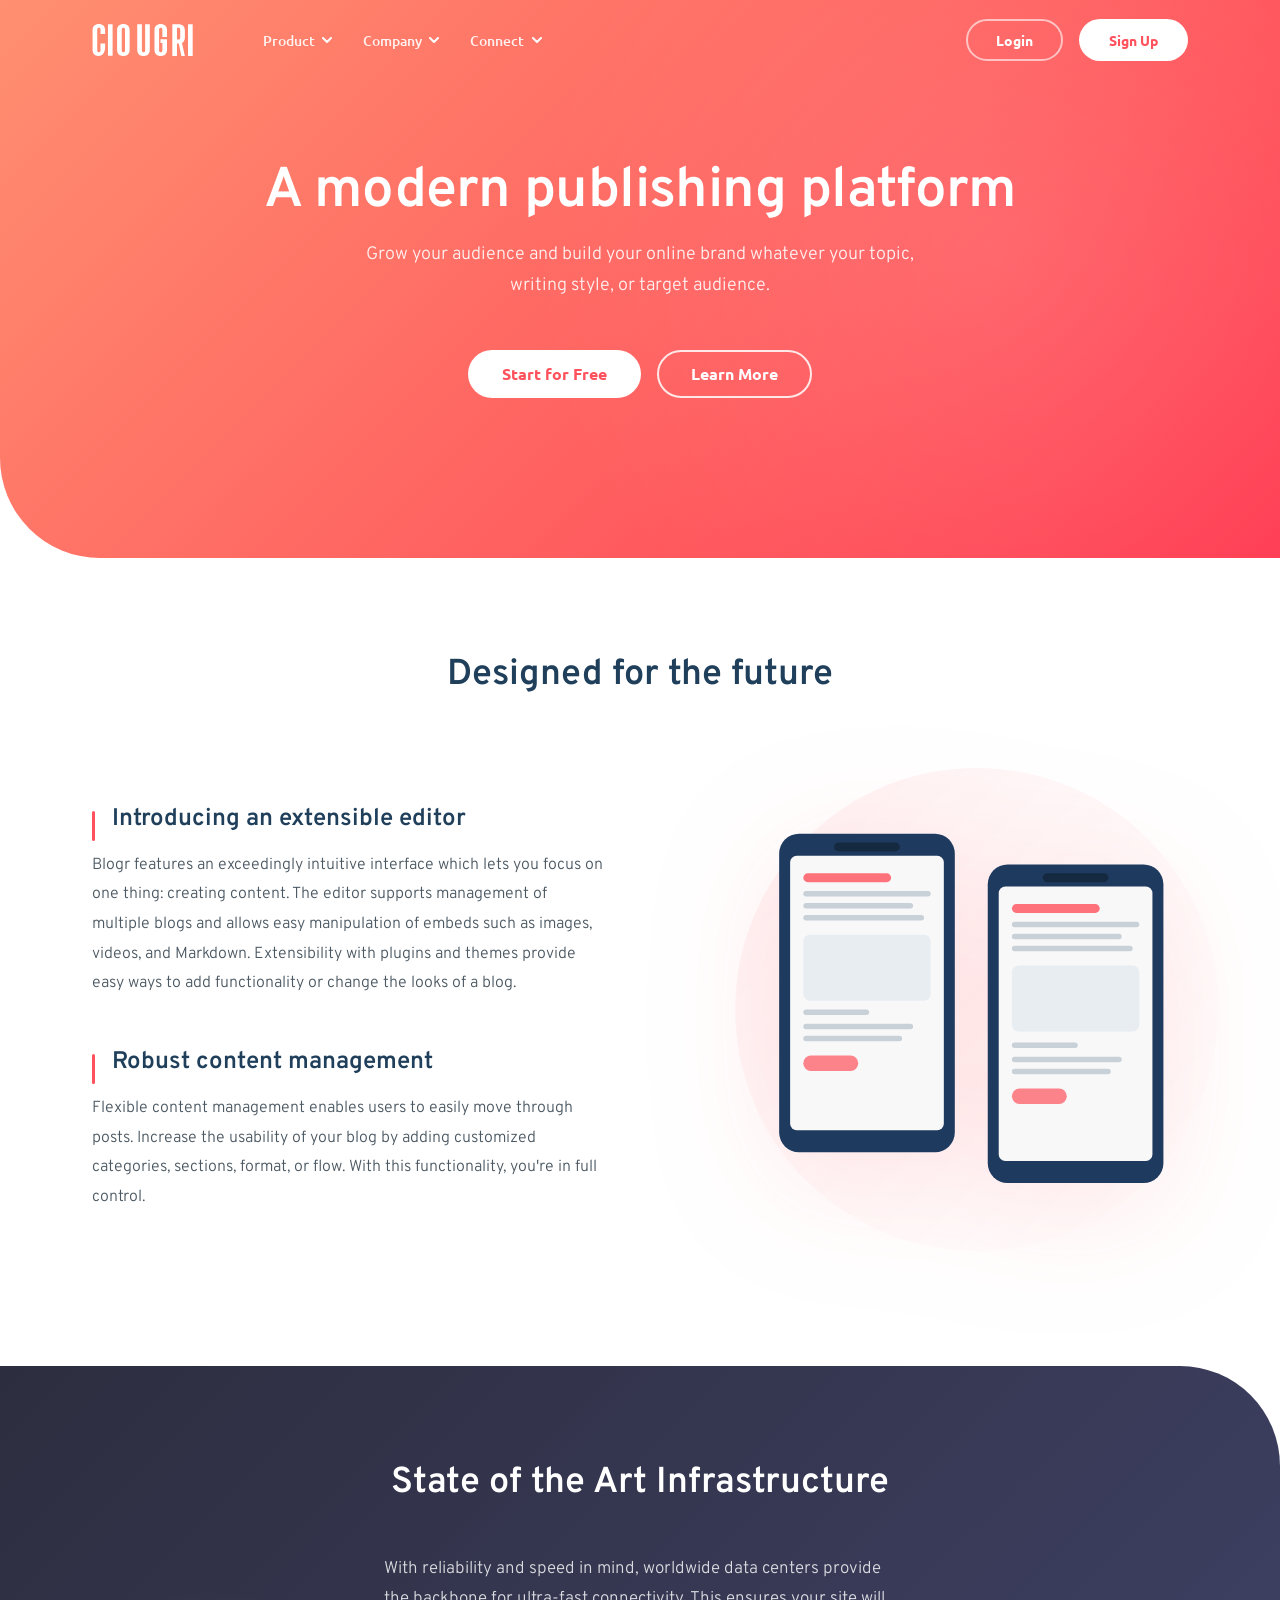
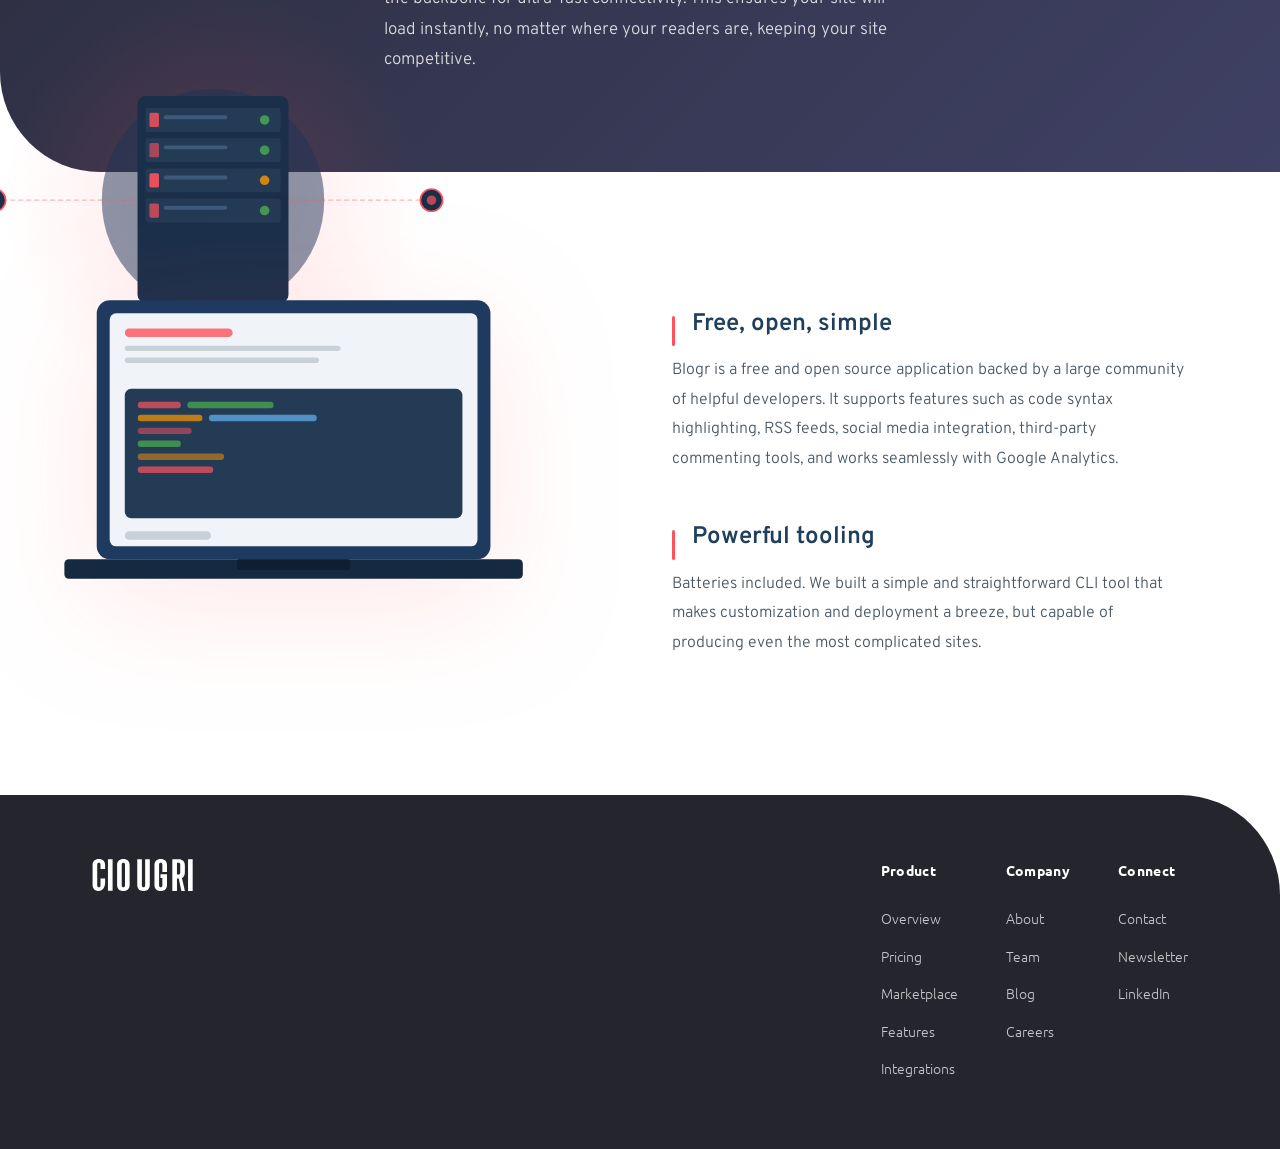
<file: index.html>
<!DOCTYPE html>
<html lang="en">
  <head>
    <meta charset="UTF-8" />
    <meta name="viewport" content="width=device-width, initial-scale=1.0" />
    <meta
      name="description"
      content="Blogr - A modern publishing platform for growing audiences."
    />
    <title>Blogr | A Modern Publishing Platform</title>
    <link rel="preconnect" href="https://fonts.googleapis.com" />
    <link rel="preconnect" href="https://fonts.gstatic.com" crossorigin />
    <link
      href="https://fonts.googleapis.com/css2?family=Overpass:wght@300;600&family=Ubuntu:wght@400;500;700&display=swap"
      rel="stylesheet"
    />
    <style>
      :root {
        --clr-red-light: hsl(356, 100%, 66%);
        --clr-red-dark: hsl(355, 100%, 74%);
        --clr-red-hover: hsl(356, 100%, 58%);
        --clr-hero-start: hsl(13, 100%, 72%);
        --clr-hero-end: hsl(353, 100%, 62%);
        --clr-heading: hsl(208, 49%, 24%);
        --clr-body: hsl(207, 13%, 34%);
        --clr-footer-bg: hsl(240, 10%, 16%);
        --clr-footer-text: hsl(240, 2%, 79%);
        --grad-hero: linear-gradient(135deg, var(--clr-hero-start), var(--clr-hero-end));
        --grad-infra: linear-gradient(135deg, hsl(237, 17%, 21%), hsl(237, 23%, 32%));
        --font-body: "Overpass", sans-serif;
        --font-ui: "Ubuntu", sans-serif;
        --radius-pill: 9999px;
        --radius-lg: 1rem;
        --radius-md: 0.5rem;
        --shadow-md: 0 4px 20px rgba(0, 0, 0, 0.15);
        --shadow-lg: 0 8px 40px rgba(0, 0, 0, 0.22);
        --shadow-drop: 0 16px 40px rgba(0, 0, 0, 0.22);
        --transition: 250ms ease;
        --container: 1160px;
      }

      *, *::before, *::after { box-sizing: border-box; margin: 0; padding: 0; }
      html { scroll-behavior: smooth; font-size: 16px; }

      body {
        font-family: var(--font-body);
        font-weight: 300;
        color: var(--clr-body);
        line-height: 1.7;
        background: #fff;
        overflow-x: hidden;
      }

      img, svg { display: block; max-width: 100%; }
      ul { list-style: none; }
      a { text-decoration: none; color: inherit; }
      button { cursor: pointer; border: none; background: none; font-family: inherit; }

      /* SKIP LINK */
      .skip-link {
        position: absolute;
        top: -100%;
        left: 1rem;
        padding: 0.75rem 1.25rem;
        background: var(--clr-heading);
        color: #fff;
        font-family: var(--font-ui);
        font-weight: 700;
        border-radius: var(--radius-md);
        z-index: 9999;
        transition: top 150ms ease;
      }
      .skip-link:focus { top: 1rem; }

      :focus-visible {
        outline: 3px solid var(--clr-red-light);
        outline-offset: 3px;
        border-radius: 3px;
      }

      /* CONTAINER */
      .container {
        max-width: var(--container);
        margin-inline: auto;
        padding-inline: clamp(1.25rem, 5vw, 2rem);
      }

      /* BUTTONS */
      .btn {
        display: inline-flex;
        align-items: center;
        justify-content: center;
        padding: 0.75rem 1.75rem;
        border-radius: var(--radius-pill);
        font-family: var(--font-ui);
        font-weight: 700;
        font-size: 0.875rem;
        line-height: 1;
        white-space: nowrap;
        cursor: pointer;
        transition: background var(--transition), color var(--transition),
          transform 150ms ease, box-shadow var(--transition), border-color var(--transition);
        border: 2px solid transparent;
      }

      .btn:hover { transform: translateY(-2px); }
      .btn:active { transform: translateY(0); }

      .btn--ghost {
        color: #fff;
        border-color: rgba(255, 255, 255, 0.6);
        background: transparent;
      }
      .btn--ghost:hover {
        background: rgba(255, 255, 255, 0.18);
        border-color: #fff;
      }

      .btn--ghost-dark {
        color: var(--clr-heading);
        background: transparent;
        font-size: 1rem;
        font-weight: 600;
        padding: 0.75rem 1.5rem;
        border-color: transparent;
      }
      .btn--ghost-dark:hover { opacity: 0.65; }

      .btn--primary {
        background: #fff;
        color: var(--clr-red-light);
        border-color: transparent;
      }
      .btn--primary:hover {
        background: var(--clr-red-dark);
        color: #fff;
        box-shadow: var(--shadow-md);
      }

      .btn--outline {
        color: #fff;
        border-color: rgba(255, 255, 255, 0.85);
        background: transparent;
      }
      .btn--outline:hover {
        background: #fff;
        color: var(--clr-red-light);
        border-color: #fff;
      }

      .btn--lg { padding: 0.9rem 2rem; font-size: 1rem; }

      /* HEADER */
      .header {
        background: var(--grad-hero);
        border-radius: 0 0 0 100px;
        position: relative;
        overflow: hidden;
        padding-bottom: 5rem;
      }

      .header::before {
        content: "";
        position: absolute;
        top: -40%;
        right: -15%;
        width: 75%;
        height: 170%;
        background: radial-gradient(ellipse at center, rgba(255, 255, 255, 0.1) 0%, transparent 68%);
        border-radius: 50%;
        pointer-events: none;
      }

      /* NAV */
      .nav {
        display: flex;
        align-items: center;
        gap: 2rem;
        height: 5rem;
        position: relative;
        z-index: 100;
      }

      .nav__logo {
        flex-shrink: 0;
        margin-right: 1.5rem;
        transition: opacity 150ms ease;
      }
      .nav__logo:hover { opacity: 0.82; }

      .nav__links {
        display: flex;
        align-items: center;
        gap: 0.25rem;
        flex: 1;
      }

      .nav__item { position: relative; }

      .nav__dropdown-btn {
        display: flex;
        align-items: center;
        gap: 0.45rem;
        color: rgba(255, 255, 255, 0.9);
        font-family: var(--font-ui);
        font-weight: 500;
        font-size: 0.875rem;
        padding: 0.55rem 0.85rem;
        border-radius: 4px;
        transition: color 150ms ease, background 150ms ease;
      }
      .nav__dropdown-btn:hover {
        color: #fff;
        background: rgba(255, 255, 255, 0.12);
      }

      .nav__chevron { transition: transform var(--transition); flex-shrink: 0; }
      .nav__item--dropdown.is-open .nav__chevron { transform: rotate(180deg); }

      .nav__dropdown {
        position: absolute;
        top: calc(100% + 0.85rem);
        left: 50%;
        transform: translateX(-50%) translateY(-10px);
        min-width: 11rem;
        background: #fff;
        border-radius: var(--radius-lg);
        box-shadow: var(--shadow-drop);
        padding: 0.75rem 0;
        opacity: 0;
        visibility: hidden;
        pointer-events: none;
        transition: opacity var(--transition), transform var(--transition), visibility var(--transition);
        z-index: 200;
      }

      .nav__dropdown::before {
        content: "";
        position: absolute;
        top: -0.45rem;
        left: 50%;
        transform: translateX(-50%);
        border: 0.45rem solid transparent;
        border-bottom-color: #fff;
        border-top: 0;
      }

      .nav__item--dropdown.is-open .nav__dropdown {
        opacity: 1;
        visibility: visible;
        pointer-events: auto;
        transform: translateX(-50%) translateY(0);
      }

      .nav__dropdown a {
        display: block;
        padding: 0.6rem 1.5rem;
        font-family: var(--font-ui);
        font-size: 0.875rem;
        color: var(--clr-heading);
        transition: color 150ms ease, background 150ms ease;
      }
      .nav__dropdown a:hover {
        color: var(--clr-red-light);
        background: hsl(240, 10%, 97%);
      }

      .nav__auth {
        display: flex;
        align-items: center;
        gap: 1rem;
        margin-left: auto;
      }

      /* HAMBURGER */
      .nav__hamburger {
        display: none;
        flex-direction: column;
        justify-content: center;
        gap: 5px;
        width: 2.5rem;
        height: 2.5rem;
        padding: 0.4rem;
        margin-left: auto;
        border-radius: 4px;
        transition: background 150ms ease;
      }
      .nav__hamburger:hover { background: rgba(255, 255, 255, 0.12); }

      .hamburger__bar {
        display: block;
        width: 100%;
        height: 2px;
        background: #fff;
        border-radius: 2px;
        transition: transform var(--transition), opacity var(--transition);
        transform-origin: center;
      }

      .nav__hamburger[aria-expanded="true"] .hamburger__bar:nth-child(1) { transform: translateY(7px) rotate(45deg); }
      .nav__hamburger[aria-expanded="true"] .hamburger__bar:nth-child(2) { opacity: 0; transform: scaleX(0); }
      .nav__hamburger[aria-expanded="true"] .hamburger__bar:nth-child(3) { transform: translateY(-7px) rotate(-45deg); }

      /* MOBILE MENU */
      .mobile-menu {
        position: absolute;
        top: 5.5rem;
        left: clamp(1.25rem, 5vw, 2rem);
        right: clamp(1.25rem, 5vw, 2rem);
        background: #fff;
        border-radius: var(--radius-lg);
        box-shadow: var(--shadow-lg);
        padding: 1.5rem;
        z-index: 99;
        opacity: 0;
        transform: translateY(-1rem);
        visibility: hidden;
        pointer-events: none;
        transition: opacity var(--transition), transform var(--transition), visibility var(--transition);
      }

      .mobile-menu.is-open {
        opacity: 1;
        transform: translateY(0);
        visibility: visible;
        pointer-events: auto;
      }

      .mobile-menu__links { display: flex; flex-direction: column; gap: 0.2rem; }
      .mobile-menu__item { text-align: center; }

      .mobile-menu__dropdown-btn {
        display: inline-flex;
        align-items: center;
        justify-content: center;
        gap: 0.5rem;
        color: var(--clr-heading);
        font-family: var(--font-ui);
        font-weight: 600;
        font-size: 1rem;
        padding: 0.75rem 1rem;
        border-radius: 4px;
        width: 100%;
        transition: color 150ms ease;
      }
      .mobile-menu__dropdown-btn:hover { color: var(--clr-red-light); }

      .mobile-chevron { transition: transform var(--transition); }
      .mobile-menu__item.is-open .mobile-chevron { transform: rotate(180deg); }

      .mobile-menu__dropdown {
        background: hsl(240, 6%, 96%);
        border-radius: var(--radius-md);
        overflow: hidden;
        max-height: 0;
        transition: max-height 400ms ease, padding var(--transition);
      }

      .mobile-menu__dropdown.is-open {
        max-height: 320px;
        padding: 0.5rem 0;
        margin-bottom: 0.35rem;
      }

      .mobile-menu__dropdown a {
        display: block;
        padding: 0.6rem 1.5rem;
        color: var(--clr-body);
        font-family: var(--font-ui);
        font-size: 0.875rem;
        text-align: center;
        transition: color 150ms ease;
      }
      .mobile-menu__dropdown a:hover { color: var(--clr-heading); }

      .mobile-menu__divider {
        border: none;
        border-top: 1px solid hsl(240, 6%, 88%);
        margin: 1rem 0;
      }

      .mobile-menu__auth {
        display: flex;
        flex-direction: column;
        align-items: center;
        gap: 1rem;
        padding-top: 0.5rem;
      }

      .mobile-menu__auth .btn--primary {
        background: var(--grad-hero);
        color: #fff;
        width: 100%;
        max-width: 13rem;
      }
      .mobile-menu__auth .btn--primary:hover { opacity: 0.88; }

      /* HERO */
      .hero {
        display: flex;
        justify-content: center;
        align-items: center;
        text-align: center;
        padding: 5rem clamp(1.25rem, 5vw, 2rem);
        position: relative;
        z-index: 1;
      }

      .hero__content {
        max-width: 48rem;
        animation: fadeUp 0.75s ease both;
      }

      .hero__title {
        font-family: var(--font-body);
        font-weight: 600;
        font-size: clamp(2rem, 5vw, 3.5rem);
        color: #fff;
        line-height: 1.15;
        margin-bottom: 1rem;
        letter-spacing: -0.01em;
      }

      .hero__subtitle {
        font-size: 1.125rem;
        color: rgba(255, 255, 255, 0.9);
        max-width: 36rem;
        margin-inline: auto;
        margin-bottom: 3rem;
      }

      .hero__actions {
        display: flex;
        gap: 1rem;
        justify-content: center;
        flex-wrap: wrap;
      }

      /* SECTIONS */
      .section { padding-block: 6rem; overflow: hidden; }

      .section__title {
        font-family: var(--font-body);
        font-weight: 600;
        font-size: clamp(1.75rem, 3.5vw, 2.25rem);
        color: var(--clr-heading);
        line-height: 1.2;
        margin-bottom: 3rem;
        text-align: center;
      }

      .section__title--light { color: #fff; }

      /* FUTURE SECTION */
      .section--future { background: #fff; }

      .future__grid {
        display: grid;
        grid-template-columns: 1fr 1fr;
        align-items: center;
        gap: 4rem;
      }

      .future__text { display: flex; flex-direction: column; gap: 3rem; }
      .future__illustration { display: flex; justify-content: flex-end; }

      .illustration--editor {
        width: 100%;
        max-width: 520px;
        margin-left: auto;
        transform: translateX(8%);
      }

      .illustration__svg {
        width: 100%;
        height: auto;
        filter: drop-shadow(0 24px 64px rgba(255, 82, 93, 0.14));
        animation: float 5.5s ease-in-out infinite;
      }

      /* INFRASTRUCTURE */
      .section--infrastructure {
        background: var(--grad-infra);
        border-radius: 0 100px 0 100px;
        position: relative;
        display: flex;
        align-items: center;
        padding-block: 6rem;
        overflow: visible;
      }

      .infrastructure__illustration {
        position: absolute;
        left: -6%;
        top: 50%;
        transform: translateY(-50%);
        width: 52%;
        max-width: 580px;
        pointer-events: none;
      }

      .infrastructure__svg {
        width: 100%;
        height: auto;
        animation: float 6.5s ease-in-out infinite 0.6s;
      }

      .infrastructure__content {
        margin-left: auto;
        max-width: 50%;
        padding-left: 2rem;
      }

      .infrastructure__text {
        color: rgba(255, 255, 255, 0.82);
        font-size: 1.0625rem;
        line-height: 1.8;
        max-width: 32rem;
      }

      /* FEATURES */
      .section--features { background: #fff; }

      .features__grid {
        display: grid;
        grid-template-columns: 1fr 1fr;
        align-items: center;
        gap: 4rem;
      }

      .features__illustration { display: flex; justify-content: flex-start; }
      .features__illustration .illustration__svg {
        transform: translateX(-8%);
        max-width: 480px;
      }

      .features__text { display: flex; flex-direction: column; gap: 3rem; }

      /* FEATURE CARDS */
      .feature-card__title {
        font-family: var(--font-body);
        font-weight: 600;
        font-size: 1.5rem;
        color: var(--clr-heading);
        line-height: 1.3;
        margin-bottom: 1rem;
        position: relative;
        padding-left: 1.25rem;
      }

      .feature-card__title::before {
        content: "";
        position: absolute;
        left: 0;
        top: 0.3em;
        width: 3px;
        height: 1.25em;
        background: var(--clr-red-light);
        border-radius: 2px;
      }

      .feature-card__text { font-size: 1rem; line-height: 1.85; color: var(--clr-body); }

      /* FOOTER */
      .footer {
        background: var(--clr-footer-bg);
        border-radius: 0 100px 0 0;
        padding-block: 4rem;
      }

      .footer__grid {
        display: grid;
        grid-template-columns: 1fr repeat(3, auto);
        gap: 3rem;
        align-items: start;
      }

      .footer__brand { display: flex; align-items: flex-start; }
      .footer__logo { transition: opacity 150ms ease; }
      .footer__logo:hover { opacity: 0.78; }

      .footer__heading {
        font-family: var(--font-ui);
        font-weight: 700;
        font-size: 0.875rem;
        color: #fff;
        margin-bottom: 1.5rem;
        letter-spacing: 0.025em;
      }

      .footer__list { display: flex; flex-direction: column; gap: 0.65rem; }

      .footer__link {
        font-family: var(--font-ui);
        font-size: 0.875rem;
        color: hsl(240, 2%, 79%);
        transition: color 150ms ease;
      }
      .footer__link:hover { color: #fff; }

      /* SCROLL TOP */
      .scroll-top {
        position: fixed;
        bottom: 2rem;
        right: 2rem;
        width: 2.75rem;
        height: 2.75rem;
        background: var(--clr-red-light);
        color: #fff;
        border-radius: var(--radius-pill);
        display: flex;
        align-items: center;
        justify-content: center;
        box-shadow: var(--shadow-md);
        opacity: 0;
        transform: translateY(1.25rem);
        transition: opacity var(--transition), transform var(--transition), background 150ms ease;
        pointer-events: none;
        z-index: 500;
        cursor: pointer;
        border: none;
      }

      .scroll-top.is-visible {
        opacity: 1;
        transform: translateY(0);
        pointer-events: auto;
      }

      .scroll-top:hover {
        background: var(--clr-red-hover);
        transform: translateY(-2px);
      }

      /* PAGE LOADER */
      .page-loader {
        position: fixed;
        inset: 0;
        background: #fff;
        display: flex;
        align-items: center;
        justify-content: center;
        z-index: 9999;
        transition: opacity 0.4s ease, visibility 0.4s ease;
      }

      .page-loader.is-hidden { opacity: 0; visibility: hidden; }

      .loader-ring {
        width: 3rem;
        height: 3rem;
        border: 3px solid hsl(240, 6%, 90%);
        border-top-color: var(--clr-red-light);
        border-radius: 50%;
        animation: spin 0.75s linear infinite;
      }

      /* ANIMATIONS */
      @keyframes fadeUp {
        from { opacity: 0; transform: translateY(1.75rem); }
        to { opacity: 1; transform: translateY(0); }
      }

      @keyframes float {
        0%, 100% { transform: translateY(0); }
        50% { transform: translateY(-14px); }
      }

      @keyframes spin { to { transform: rotate(360deg); } }

      .reveal {
        opacity: 0;
        transform: translateY(2rem);
        transition: opacity 0.7s ease, transform 0.7s ease;
      }
      .reveal.is-visible { opacity: 1; transform: translateY(0); }

      .reveal--left {
        opacity: 0;
        transform: translateX(-2rem);
        transition: opacity 0.7s ease, transform 0.7s ease;
      }
      .reveal--left.is-visible { opacity: 1; transform: translateX(0); }

      .reveal--right {
        opacity: 0;
        transform: translateX(2rem);
        transition: opacity 0.7s ease, transform 0.7s ease;
      }
      .reveal--right.is-visible { opacity: 1; transform: translateX(0); }

      .stagger > * {
        opacity: 0;
        transform: translateY(1rem);
        transition: opacity 0.5s ease, transform 0.5s ease;
      }
      .stagger.is-visible > *:nth-child(1) { opacity: 1; transform: translateY(0); transition-delay: 0ms; }
      .stagger.is-visible > *:nth-child(2) { opacity: 1; transform: translateY(0); transition-delay: 120ms; }
      .stagger.is-visible > *:nth-child(3) { opacity: 1; transform: translateY(0); transition-delay: 240ms; }

      /* RESPONSIVE TABLET */
      @media (max-width: 960px) {
        .nav__links, .nav__auth { display: none; }
        .nav__hamburger { display: flex; }

        .header { border-radius: 0 0 0 80px; padding-bottom: 4rem; }
        .hero { padding: 4rem clamp(1.25rem, 5vw, 2rem); }

        .future__grid { grid-template-columns: 1fr; text-align: center; }
        .future__illustration { order: -1; justify-content: center; }
        .illustration--editor { transform: none; max-width: 340px; margin-inline: auto; }
        .future__text { align-items: center; }

        .feature-card__title { padding-left: 0; }
        .feature-card__title::before { display: none; }

        .section--infrastructure {
          flex-direction: column;
          border-radius: 0 80px 0 80px;
          padding-block: 5rem;
          text-align: center;
        }

        .infrastructure__illustration {
          position: relative;
          left: auto;
          top: auto;
          transform: none;
          width: 80%;
          max-width: 380px;
          margin-inline: auto;
          margin-bottom: 2rem;
        }

        .infrastructure__content {
          margin-left: 0;
          max-width: 100%;
          padding-left: 0;
          display: flex;
          flex-direction: column;
          align-items: center;
        }

        .features__grid { grid-template-columns: 1fr; text-align: center; }
        .features__illustration .illustration__svg { transform: none; max-width: 340px; margin-inline: auto; }
        .features__text { align-items: center; }

        .footer__grid { grid-template-columns: 1fr; text-align: center; gap: 2rem; }
        .footer__brand { justify-content: center; }
        .footer__list { align-items: center; }
        .footer { border-radius: 0 80px 0 0; }
      }

      /* RESPONSIVE MOBILE */
      @media (max-width: 600px) {
        .header { border-radius: 0 0 0 60px; }
        .section--infrastructure { border-radius: 0 60px 0 60px; }
        .footer { border-radius: 0 60px 0 0; }
        .hero { padding: 3.5rem clamp(1.25rem, 5vw, 2rem); }
        .hero__title { font-size: clamp(1.75rem, 9vw, 2.5rem); }
        .hero__subtitle { font-size: 1rem; margin-bottom: 2rem; }
        .hero__actions { flex-direction: column; align-items: center; }
        .hero__actions .btn { width: 100%; max-width: 16rem; }
        .section { padding-block: 4rem; }
        .section__title { font-size: 1.5rem; }
        .feature-card__title { font-size: 1.25rem; }
        .infrastructure__illustration { width: 95%; }
        .scroll-top { bottom: 1.25rem; right: 1.25rem; width: 2.5rem; height: 2.5rem; }
      }

      @media (prefers-reduced-motion: reduce) {
        *, *::before, *::after {
          animation-duration: 0.01ms !important;
          transition-duration: 0.01ms !important;
        }
        html { scroll-behavior: auto; }
      }
    </style>
  </head>

  <body>
    <!-- Page Loader -->
    <div class="page-loader" id="pageLoader" role="status" aria-label="Loading">
      <div class="loader-ring"></div>
    </div>

    <!-- Skip Link -->
    <a href="#main-content" class="skip-link">Skip to main content</a>

    <!-- ==================== HEADER ==================== -->
    <header class="header" role="banner">
      <nav class="nav container" aria-label="Main navigation">

        <!-- Logo -->
        <a href="index.html" class="nav__logo" aria-label="Blogr home">
          <svg xmlns="http://www.w3.org/2000/svg" width="101" height="32" aria-hidden="true">
            <g fill="#FFF" fill-rule="evenodd">
              <path d="M6.856 32c-3.789 0-6.27-2.086-6.27-6.264V6.242C.586 2.086 3.067 0 6.856 0c3.789 0 6.27 2.086 6.27 6.242V10H8.49V5.825C8.49 4.453 7.88 3.81 6.856 3.81c-1.025 0-1.635.643-1.635 2.015v20.35c0 1.372.61 2.015 1.635 2.015 1.025 0 1.635-.643 1.635-2.015V19.53h4.635v4.206C13.126 27.914 10.645 32 6.856 32zM15.96.321h4.635v31.358H15.96zM31.373 32c-3.79 0-6.27-2.086-6.27-6.264V6.242C25.103 2.086 27.583 0 31.373 0c3.789 0 6.27 2.086 6.27 6.242v19.494C37.643 29.914 35.162 32 31.373 32zm-1.636-26.175v20.35c0 1.372.611 2.015 1.636 2.015 1.024 0 1.635-.643 1.635-2.015V5.825c0-1.372-.611-2.015-1.635-2.015-1.025 0-1.636.643-1.636 2.015zM51.522 32c-3.79 0-6.27-2.086-6.27-6.264V.32h4.634v25.855c0 1.372.61 2.015 1.636 2.015 1.024 0 1.635-.643 1.635-2.015V.321h4.635v25.415C57.792 29.914 55.311 32 51.522 32zM68.73 32c-3.79 0-6.27-2.086-6.27-6.264V6.242C62.46 2.086 64.94 0 68.73 0c3.788 0 6.27 2.086 6.27 6.242V13H70.364V5.825c0-1.372-.61-2.015-1.635-2.015-1.025 0-1.636.643-1.636 2.015v20.35c0 1.372.611 2.015 1.636 2.015 1.025 0 1.635-.643 1.635-2.015V19h-1.871v-3.81H75v10.546C75 29.914 72.518 32 68.73 32zM89.382 32L86.735 19.4H84.96V32H80.324V.321h6.27c3.79 0 6.27 2.086 6.27 6.242v6.574c0 2.786-1.025 4.8-2.904 5.871L92.898 32h-3.516zm-4.422-28.19V15.59h1.636c1.025 0 1.635-.643 1.635-2.015V5.825c0-1.372-.61-2.015-1.635-2.015H84.96zM100.676 32H96.04V.321h4.635z"/>
            </g>
          </svg>
        </a>

        <!-- Desktop Nav Links -->
        <ul class="nav__links" role="list">
          <li class="nav__item nav__item--dropdown">
            <button class="nav__dropdown-btn" aria-expanded="false" aria-haspopup="true" aria-controls="dd-product">
              Product
              <svg class="nav__chevron" xmlns="http://www.w3.org/2000/svg" width="10" height="7" aria-hidden="true">
                <path d="M1 1l4 4 4-4" stroke="#FFF" stroke-width="2" fill="none" stroke-linecap="round" stroke-linejoin="round"/>
              </svg>
            </button>
            <ul class="nav__dropdown" id="dd-product" role="menu">
              <li><a href="#" role="menuitem">Overview</a></li>
              <li><a href="#" role="menuitem">Pricing</a></li>
              <li><a href="#" role="menuitem">Marketplace</a></li>
              <li><a href="#" role="menuitem">Features</a></li>
              <li><a href="#" role="menuitem">Integrations</a></li>
            </ul>
          </li>

          <li class="nav__item nav__item--dropdown">
            <button class="nav__dropdown-btn" aria-expanded="false" aria-haspopup="true" aria-controls="dd-company">
              Company
              <svg class="nav__chevron" xmlns="http://www.w3.org/2000/svg" width="10" height="7" aria-hidden="true">
                <path d="M1 1l4 4 4-4" stroke="#FFF" stroke-width="2" fill="none" stroke-linecap="round" stroke-linejoin="round"/>
              </svg>
            </button>
            <ul class="nav__dropdown" id="dd-company" role="menu">
              <li><a href="#" role="menuitem">About</a></li>
              <li><a href="#" role="menuitem">Team</a></li>
              <li><a href="#" role="menuitem">Blog</a></li>
              <li><a href="#" role="menuitem">Careers</a></li>
            </ul>
          </li>

          <li class="nav__item nav__item--dropdown">
            <button class="nav__dropdown-btn" aria-expanded="false" aria-haspopup="true" aria-controls="dd-connect">
              Connect
              <svg class="nav__chevron" xmlns="http://www.w3.org/2000/svg" width="10" height="7" aria-hidden="true">
                <path d="M1 1l4 4 4-4" stroke="#FFF" stroke-width="2" fill="none" stroke-linecap="round" stroke-linejoin="round"/>
              </svg>
            </button>
            <ul class="nav__dropdown" id="dd-connect" role="menu">
              <li><a href="#" role="menuitem">Contact</a></li>
              <li><a href="#" role="menuitem">Newsletter</a></li>
              <li><a href="#" role="menuitem">LinkedIn</a></li>
            </ul>
          </li>
        </ul>

        <!-- ✅ DESKTOP AUTH — LINKS TO login.html AND signup.html -->
        <div class="nav__auth">
          <a href="login.html" class="btn btn--ghost">Login</a>
          <a href="signup.html" class="btn btn--primary">Sign Up</a>
        </div>

        <!-- Hamburger -->
        <button class="nav__hamburger" aria-label="Toggle mobile menu"
          aria-expanded="false" aria-controls="mobile-menu">
          <span class="hamburger__bar"></span>
          <span class="hamburger__bar"></span>
          <span class="hamburger__bar"></span>
        </button>
      </nav>

      <!-- MOBILE MENU -->
      <div class="mobile-menu" id="mobile-menu" role="dialog"
        aria-label="Mobile navigation" aria-hidden="true">
        <ul class="mobile-menu__links" role="list">

          <li class="mobile-menu__item">
            <button class="mobile-menu__dropdown-btn" aria-expanded="false" aria-controls="mob-dd-product">
              Product
              <svg class="mobile-chevron" xmlns="http://www.w3.org/2000/svg" width="10" height="7" aria-hidden="true">
                <path d="M1 1l4 4 4-4" stroke="#FF525D" stroke-width="2" fill="none" stroke-linecap="round" stroke-linejoin="round"/>
              </svg>
            </button>
            <ul class="mobile-menu__dropdown" id="mob-dd-product" aria-hidden="true">
              <li><a href="#">Overview</a></li>
              <li><a href="#">Pricing</a></li>
              <li><a href="#">Marketplace</a></li>
              <li><a href="#">Features</a></li>
              <li><a href="#">Integrations</a></li>
            </ul>
          </li>

          <li class="mobile-menu__item">
            <button class="mobile-menu__dropdown-btn" aria-expanded="false" aria-controls="mob-dd-company">
              Company
              <svg class="mobile-chevron" xmlns="http://www.w3.org/2000/svg" width="10" height="7" aria-hidden="true">
                <path d="M1 1l4 4 4-4" stroke="#FF525D" stroke-width="2" fill="none" stroke-linecap="round" stroke-linejoin="round"/>
              </svg>
            </button>
            <ul class="mobile-menu__dropdown" id="mob-dd-company" aria-hidden="true">
              <li><a href="#">About</a></li>
              <li><a href="#">Team</a></li>
              <li><a href="#">Blog</a></li>
              <li><a href="#">Careers</a></li>
            </ul>
          </li>

          <li class="mobile-menu__item">
            <button class="mobile-menu__dropdown-btn" aria-expanded="false" aria-controls="mob-dd-connect">
              Connect
              <svg class="mobile-chevron" xmlns="http://www.w3.org/2000/svg" width="10" height="7" aria-hidden="true">
                <path d="M1 1l4 4 4-4" stroke="#FF525D" stroke-width="2" fill="none" stroke-linecap="round" stroke-linejoin="round"/>
              </svg>
            </button>
            <ul class="mobile-menu__dropdown" id="mob-dd-connect" aria-hidden="true">
              <li><a href="#">Contact</a></li>
              <li><a href="#">Newsletter</a></li>
              <li><a href="#">LinkedIn</a></li>
            </ul>
          </li>
        </ul>

        <hr class="mobile-menu__divider" />

        <!-- ✅ MOBILE AUTH — LINKS TO login.html AND signup.html -->
        <div class="mobile-menu__auth">
          <a href="login.html" class="btn btn--ghost-dark">Login</a>
          <a href="signup.html" class="btn btn--primary">Sign Up</a>
        </div>
      </div>

      <!-- HERO -->
      <div class="hero" id="main-content">
        <div class="hero__content">
          <h1 class="hero__title">A modern publishing platform</h1>
          <p class="hero__subtitle">
            Grow your audience and build your online brand whatever your topic,
            writing style, or target audience.
          </p>
          <!-- ✅ HERO BUTTONS — LINKED TO signup.html AND login.html -->
          <div class="hero__actions">
            <a href="signup.html" class="btn btn--primary btn--lg">Start for Free</a>
            <a href="login.html" class="btn btn--outline btn--lg">Learn More</a>
          </div>
        </div>
      </div>
    </header>

    <!-- ==================== MAIN ==================== -->
    <main>
      <!-- SECTION 1: DESIGNED FOR THE FUTURE -->
      <section class="section section--future" aria-labelledby="future-heading">
        <div class="container">
          <h2 class="section__title reveal" id="future-heading">
            Designed for the future
          </h2>
          <div class="future__grid">
            <div class="future__text stagger">
              <article class="feature-card">
                <h3 class="feature-card__title">Introducing an extensible editor</h3>
                <p class="feature-card__text">
                  Blogr features an exceedingly intuitive interface which lets you focus on one
                  thing: creating content. The editor supports management of multiple blogs and
                  allows easy manipulation of embeds such as images, videos, and Markdown.
                  Extensibility with plugins and themes provide easy ways to add functionality
                  or change the looks of a blog.
                </p>
              </article>
              <article class="feature-card">
                <h3 class="feature-card__title">Robust content management</h3>
                <p class="feature-card__text">
                  Flexible content management enables users to easily move through posts.
                  Increase the usability of your blog by adding customized categories, sections,
                  format, or flow. With this functionality, you're in full control.
                </p>
              </article>
            </div>

            <div class="future__illustration reveal--right" aria-hidden="true">
              <div class="illustration--editor">
                <svg xmlns="http://www.w3.org/2000/svg" viewBox="0 0 470 478" class="illustration__svg" aria-hidden="true">
                  <defs>
                    <linearGradient id="g1" x1="0%" y1="0%" x2="100%" y2="100%">
                      <stop offset="0%" style="stop-color:#ff525d;stop-opacity:1"/>
                      <stop offset="100%" style="stop-color:#ff7a85;stop-opacity:0"/>
                    </linearGradient>
                  </defs>
                  <g fill="none" fill-rule="evenodd">
                    <circle cx="240" cy="240" r="220" fill="url(#g1)" opacity="0.08"/>
                    <rect x="60" y="80" width="160" height="290" rx="18" fill="#1E3A5F"/>
                    <rect x="70" y="100" width="140" height="250" rx="6" fill="#F8F8F8"/>
                    <rect x="110" y="88" width="60" height="8" rx="4" fill="#152A40"/>
                    <rect x="82" y="116" width="80" height="8" rx="4" fill="#FF525D" opacity="0.8"/>
                    <rect x="82" y="132" width="116" height="5" rx="2.5" fill="#C8D0D8"/>
                    <rect x="82" y="143" width="100" height="5" rx="2.5" fill="#C8D0D8"/>
                    <rect x="82" y="154" width="110" height="5" rx="2.5" fill="#C8D0D8"/>
                    <rect x="82" y="172" width="116" height="60" rx="6" fill="#E8EDF2"/>
                    <rect x="82" y="240" width="60" height="5" rx="2.5" fill="#C8D0D8"/>
                    <rect x="82" y="253" width="100" height="5" rx="2.5" fill="#C8D0D8"/>
                    <rect x="82" y="264" width="90" height="5" rx="2.5" fill="#C8D0D8"/>
                    <rect x="82" y="282" width="50" height="14" rx="7" fill="#FF525D" opacity="0.7"/>
                    <rect x="250" y="108" width="160" height="290" rx="18" fill="#1E3A5F"/>
                    <rect x="260" y="128" width="140" height="250" rx="6" fill="#F8F8F8"/>
                    <rect x="300" y="116" width="60" height="8" rx="4" fill="#152A40"/>
                    <rect x="272" y="144" width="80" height="8" rx="4" fill="#FF525D" opacity="0.8"/>
                    <rect x="272" y="160" width="116" height="5" rx="2.5" fill="#C8D0D8"/>
                    <rect x="272" y="171" width="100" height="5" rx="2.5" fill="#C8D0D8"/>
                    <rect x="272" y="182" width="110" height="5" rx="2.5" fill="#C8D0D8"/>
                    <rect x="272" y="200" width="116" height="60" rx="6" fill="#E8EDF2"/>
                    <rect x="272" y="270" width="60" height="5" rx="2.5" fill="#C8D0D8"/>
                    <rect x="272" y="283" width="100" height="5" rx="2.5" fill="#C8D0D8"/>
                    <rect x="272" y="294" width="90" height="5" rx="2.5" fill="#C8D0D8"/>
                    <rect x="272" y="312" width="50" height="14" rx="7" fill="#FF525D" opacity="0.7"/>
                  </g>
                </svg>
              </div>
            </div>
          </div>
        </div>
      </section>

      <!-- SECTION 2: INFRASTRUCTURE -->
      <section class="section section--infrastructure" aria-labelledby="infra-heading">
        <div class="infrastructure__illustration reveal--left" aria-hidden="true">
          <svg xmlns="http://www.w3.org/2000/svg" viewBox="0 0 730 582" class="infrastructure__svg" aria-hidden="true">
            <defs>
              <radialGradient id="rg1" cx="50%" cy="50%" r="50%">
                <stop offset="0%" style="stop-color:#ff525d;stop-opacity:1"/>
                <stop offset="100%" style="stop-color:#ff525d;stop-opacity:0"/>
              </radialGradient>
            </defs>
            <g fill="none" fill-rule="evenodd">
              <circle cx="365" cy="291" r="265" fill="url(#rg1)" opacity="0.15"/>
              <circle cx="365" cy="291" r="140" fill="#1D3557" opacity="0.5"/>
              <rect x="270" y="160" width="190" height="260" rx="10" fill="#1A2F4A"/>
              <rect x="280" y="175" width="170" height="30" rx="4" fill="#243B55"/>
              <rect x="285" y="181" width="12" height="18" rx="2" fill="#FF525D" opacity="0.8"/>
              <rect x="303" y="184" width="80" height="5" rx="2.5" fill="#3D5A7A"/>
              <circle cx="430" cy="190" r="6" fill="#4CAF50" opacity="0.8"/>
              <rect x="280" y="213" width="170" height="30" rx="4" fill="#243B55"/>
              <rect x="285" y="219" width="12" height="18" rx="2" fill="#FF525D" opacity="0.6"/>
              <rect x="303" y="222" width="80" height="5" rx="2.5" fill="#3D5A7A"/>
              <circle cx="430" cy="228" r="6" fill="#4CAF50" opacity="0.8"/>
              <rect x="280" y="251" width="170" height="30" rx="4" fill="#243B55"/>
              <rect x="285" y="257" width="12" height="18" rx="2" fill="#FF525D" opacity="0.9"/>
              <rect x="303" y="260" width="80" height="5" rx="2.5" fill="#3D5A7A"/>
              <circle cx="430" cy="266" r="6" fill="#FF9800" opacity="0.8"/>
              <rect x="280" y="289" width="170" height="30" rx="4" fill="#243B55"/>
              <rect x="285" y="295" width="12" height="18" rx="2" fill="#FF525D" opacity="0.7"/>
              <rect x="303" y="298" width="80" height="5" rx="2.5" fill="#3D5A7A"/>
              <circle cx="430" cy="304" r="6" fill="#4CAF50" opacity="0.8"/>
              <line x1="100" y1="291" x2="270" y2="291" stroke="#FF525D" stroke-width="1.5" stroke-dasharray="6 4" opacity="0.4"/>
              <line x1="460" y1="291" x2="630" y2="291" stroke="#FF525D" stroke-width="1.5" stroke-dasharray="6 4" opacity="0.4"/>
              <circle cx="90" cy="291" r="14" fill="#1A2F4A" stroke="#FF525D" stroke-width="2"/>
              <circle cx="90" cy="291" r="6" fill="#FF525D" opacity="0.7"/>
              <circle cx="640" cy="291" r="14" fill="#1A2F4A" stroke="#FF525D" stroke-width="2"/>
              <circle cx="640" cy="291" r="6" fill="#FF525D" opacity="0.7"/>
            </g>
          </svg>
        </div>

        <div class="infrastructure__content container reveal--right">
          <h2 class="section__title section__title--light" id="infra-heading">
            State of the Art Infrastructure
          </h2>
          <p class="infrastructure__text">
            With reliability and speed in mind, worldwide data centers provide the backbone
            for ultra-fast connectivity. This ensures your site will load instantly, no matter
            where your readers are, keeping your site competitive.
          </p>
        </div>
      </section>

      <!-- SECTION 3: FEATURES -->
      <section class="section section--features" aria-labelledby="features-heading">
        <div class="container">
          <div class="features__grid">
            <div class="features__illustration reveal--left" aria-hidden="true">
              <svg xmlns="http://www.w3.org/2000/svg" viewBox="0 0 445 400" class="illustration__svg" aria-hidden="true">
                <g fill="none" fill-rule="evenodd">
                  <rect x="40" y="30" width="365" height="240" rx="12" fill="#1E3A5F"/>
                  <rect x="52" y="42" width="341" height="216" rx="6" fill="#F0F4F8"/>
                  <rect x="66" y="56" width="100" height="8" rx="4" fill="#FF525D" opacity="0.8"/>
                  <rect x="66" y="72" width="200" height="5" rx="2.5" fill="#C8D0D8"/>
                  <rect x="66" y="83" width="180" height="5" rx="2.5" fill="#C8D0D8"/>
                  <rect x="66" y="112" width="313" height="120" rx="6" fill="#243B55"/>
                  <rect x="78" y="124" width="40" height="6" rx="3" fill="#FF525D" opacity="0.7"/>
                  <rect x="124" y="124" width="80" height="6" rx="3" fill="#4CAF50" opacity="0.7"/>
                  <rect x="78" y="136" width="60" height="6" rx="3" fill="#FF9800" opacity="0.7"/>
                  <rect x="144" y="136" width="100" height="6" rx="3" fill="#64B5F6" opacity="0.7"/>
                  <rect x="78" y="148" width="50" height="6" rx="3" fill="#FF525D" opacity="0.5"/>
                  <rect x="78" y="160" width="40" height="6" rx="3" fill="#4CAF50" opacity="0.7"/>
                  <rect x="78" y="172" width="80" height="6" rx="3" fill="#FF9800" opacity="0.5"/>
                  <rect x="78" y="184" width="70" height="6" rx="3" fill="#FF525D" opacity="0.7"/>
                  <rect x="66" y="244" width="80" height="8" rx="4" fill="#C8D0D8"/>
                  <rect x="10" y="270" width="425" height="18" rx="4" fill="#152A40"/>
                  <rect x="170" y="270" width="105" height="10" rx="2" fill="#0D1F30"/>
                </g>
              </svg>
            </div>

            <div class="features__text stagger">
              <article class="feature-card">
                <h3 class="feature-card__title">Free, open, simple</h3>
                <p class="feature-card__text">
                  Blogr is a free and open source application backed by a large community of
                  helpful developers. It supports features such as code syntax highlighting,
                  RSS feeds, social media integration, third-party commenting tools, and works
                  seamlessly with Google Analytics.
                </p>
              </article>
              <article class="feature-card">
                <h3 class="feature-card__title">Powerful tooling</h3>
                <p class="feature-card__text">
                  Batteries included. We built a simple and straightforward CLI tool that makes
                  customization and deployment a breeze, but capable of producing even the most
                  complicated sites.
                </p>
              </article>
            </div>
          </div>
        </div>
      </section>
    </main>

    <!-- ==================== FOOTER ==================== -->
    <footer class="footer" role="contentinfo">
      <div class="container footer__grid">
        <div class="footer__brand reveal">
          <a href="index.html" class="footer__logo" aria-label="Blogr home">
            <svg xmlns="http://www.w3.org/2000/svg" width="101" height="32" aria-hidden="true">
              <g fill="#FFF" fill-rule="evenodd">
                <path d="M6.856 32c-3.789 0-6.27-2.086-6.27-6.264V6.242C.586 2.086 3.067 0 6.856 0c3.789 0 6.27 2.086 6.27 6.242V10H8.49V5.825C8.49 4.453 7.88 3.81 6.856 3.81c-1.025 0-1.635.643-1.635 2.015v20.35c0 1.372.61 2.015 1.635 2.015 1.025 0 1.635-.643 1.635-2.015V19.53h4.635v4.206C13.126 27.914 10.645 32 6.856 32zM15.96.321h4.635v31.358H15.96zM31.373 32c-3.79 0-6.27-2.086-6.27-6.264V6.242C25.103 2.086 27.583 0 31.373 0c3.789 0 6.27 2.086 6.27 6.242v19.494C37.643 29.914 35.162 32 31.373 32zm-1.636-26.175v20.35c0 1.372.611 2.015 1.636 2.015 1.024 0 1.635-.643 1.635-2.015V5.825c0-1.372-.611-2.015-1.635-2.015-1.025 0-1.636.643-1.636 2.015zM51.522 32c-3.79 0-6.27-2.086-6.27-6.264V.32h4.634v25.855c0 1.372.61 2.015 1.636 2.015 1.024 0 1.635-.643 1.635-2.015V.321h4.635v25.415C57.792 29.914 55.311 32 51.522 32zM68.73 32c-3.79 0-6.27-2.086-6.27-6.264V6.242C62.46 2.086 64.94 0 68.73 0c3.788 0 6.27 2.086 6.27 6.242V13H70.364V5.825c0-1.372-.61-2.015-1.635-2.015-1.025 0-1.636.643-1.636 2.015v20.35c0 1.372.611 2.015 1.636 2.015 1.025 0 1.635-.643 1.635-2.015V19h-1.871v-3.81H75v10.546C75 29.914 72.518 32 68.73 32zM89.382 32L86.735 19.4H84.96V32H80.324V.321h6.27c3.79 0 6.27 2.086 6.27 6.242v6.574c0 2.786-1.025 4.8-2.904 5.871L92.898 32h-3.516zm-4.422-28.19V15.59h1.636c1.025 0 1.635-.643 1.635-2.015V5.825c0-1.372-.61-2.015-1.635-2.015H84.96zM100.676 32H96.04V.321h4.635z"/>
              </g>
            </svg>
          </a>
        </div>

        <nav class="footer__nav reveal" aria-label="Product links" style="transition-delay:80ms">
          <h4 class="footer__heading">Product</h4>
          <ul class="footer__list" role="list">
            <li><a href="#" class="footer__link">Overview</a></li>
            <li><a href="#" class="footer__link">Pricing</a></li>
            <li><a href="#" class="footer__link">Marketplace</a></li>
            <li><a href="#" class="footer__link">Features</a></li>
            <li><a href="#" class="footer__link">Integrations</a></li>
          </ul>
        </nav>

        <nav class="footer__nav reveal" aria-label="Company links" style="transition-delay:160ms">
          <h4 class="footer__heading">Company</h4>
          <ul class="footer__list" role="list">
            <li><a href="#" class="footer__link">About</a></li>
            <li><a href="#" class="footer__link">Team</a></li>
            <li><a href="#" class="footer__link">Blog</a></li>
            <li><a href="#" class="footer__link">Careers</a></li>
          </ul>
        </nav>

        <nav class="footer__nav reveal" aria-label="Connect links" style="transition-delay:240ms">
          <h4 class="footer__heading">Connect</h4>
          <ul class="footer__list" role="list">
            <li><a href="#" class="footer__link">Contact</a></li>
            <li><a href="#" class="footer__link">Newsletter</a></li>
            <li><a href="#" class="footer__link">LinkedIn</a></li>
          </ul>
        </nav>
      </div>
    </footer>

    <!-- Scroll To Top -->
    <button class="scroll-top" id="scrollTop" aria-label="Scroll to top" title="Back to top">
      <svg xmlns="http://www.w3.org/2000/svg" width="18" height="18"
        viewBox="0 0 24 24" fill="none" stroke="currentColor"
        stroke-width="2.5" stroke-linecap="round" stroke-linejoin="round" aria-hidden="true">
        <polyline points="18 15 12 9 6 15"></polyline>
      </svg>
    </button>

    <script>
      "use strict";

      const $ = (s, c = document) => c.querySelector(s);
      const $$ = (s, c = document) => c.querySelectorAll(s);
      const on = (el, e, fn, opts) => el && el.addEventListener(e, fn, opts);
      const throttle = (fn, ms) => { let last = 0; return (...a) => { const now = Date.now(); if (now - last >= ms) { last = now; fn(...a); } }; };
      const debounce = (fn, ms) => { let t; return (...a) => { clearTimeout(t); t = setTimeout(() => fn(...a), ms); }; };

      /* Loader */
      (function () {
        const loader = $("#pageLoader");
        const hide = () => setTimeout(() => { loader.classList.add("is-hidden"); setTimeout(() => loader.remove(), 450); }, 300);
        document.readyState === "complete" ? hide() : on(window, "load", hide);
      })();

      /* Desktop Dropdowns */
      (function () {
        const items = $$(".nav__item--dropdown");
        function closeAll() { items.forEach(i => { i.classList.remove("is-open"); $(".nav__dropdown-btn", i)?.setAttribute("aria-expanded", "false"); }); }
        items.forEach(item => {
          const btn = $(".nav__dropdown-btn", item);
          const panel = $(".nav__dropdown", item);
          on(btn, "click", e => { e.stopPropagation(); const open = item.classList.contains("is-open"); closeAll(); if (!open) { item.classList.add("is-open"); btn.setAttribute("aria-expanded", "true"); } });
          on(panel, "keydown", e => {
            const links = [...$$("a", panel)];
            const idx = links.indexOf(document.activeElement);
            if (e.key === "ArrowDown") { e.preventDefault(); links[(idx + 1) % links.length]?.focus(); }
            if (e.key === "ArrowUp") { e.preventDefault(); links[(idx - 1 + links.length) % links.length]?.focus(); }
            if (e.key === "Escape") { closeAll(); btn?.focus(); }
          });
          on(item, "focusout", e => { if (!item.contains(e.relatedTarget)) { item.classList.remove("is-open"); btn.setAttribute("aria-expanded", "false"); } });
        });
        on(document, "click", () => closeAll());
        on(document, "keydown", e => { if (e.key === "Escape") closeAll(); });
      })();

      /* Mobile Menu */
      (function () {
        const hamburger = $(".nav__hamburger");
        const menu = $("#mobile-menu");
        const dropBtns = $$(".mobile-menu__dropdown-btn");
        let isOpen = false;

        function openMenu() { isOpen = true; hamburger.setAttribute("aria-expanded", "true"); menu.classList.add("is-open"); menu.setAttribute("aria-hidden", "false"); document.body.style.overflow = "hidden"; }
        function closeMenu() {
          isOpen = false; hamburger.setAttribute("aria-expanded", "false"); menu.classList.remove("is-open"); menu.setAttribute("aria-hidden", "true"); document.body.style.overflow = "";
          dropBtns.forEach(btn => { const p = $(`#${btn.getAttribute("aria-controls")}`); btn.setAttribute("aria-expanded", "false"); btn.closest(".mobile-menu__item")?.classList.remove("is-open"); p?.classList.remove("is-open"); p?.setAttribute("aria-hidden", "true"); });
          hamburger.focus();
        }

        if (!hamburger || !menu) return;
        on(hamburger, "click", () => isOpen ? closeMenu() : openMenu());

        dropBtns.forEach(btn => {
          on(btn, "click", () => {
            const id = btn.getAttribute("aria-controls");
            const panel = $(`#${id}`);
            const item = btn.closest(".mobile-menu__item");
            const expanded = btn.getAttribute("aria-expanded") === "true";
            dropBtns.forEach(other => { if (other === btn) return; const op = $(`#${other.getAttribute("aria-controls")}`); other.setAttribute("aria-expanded", "false"); other.closest(".mobile-menu__item")?.classList.remove("is-open"); op?.classList.remove("is-open"); op?.setAttribute("aria-hidden", "true"); });
            const next = !expanded;
            btn.setAttribute("aria-expanded", String(next));
            item?.classList.toggle("is-open", next);
            panel?.classList.toggle("is-open", next);
            panel?.setAttribute("aria-hidden", String(!next));
          });
        });

        on(document, "keydown", e => { if (e.key === "Escape" && isOpen) closeMenu(); });
        on(document, "click", e => { if (isOpen && !menu.contains(e.target) && !hamburger.contains(e.target)) closeMenu(); });
        on(window, "resize", debounce(() => { if (window.innerWidth > 960 && isOpen) closeMenu(); }, 150));
      })();

      /* Scroll To Top */
      (function () {
        const btn = $("#scrollTop");
        if (!btn) return;
        on(window, "scroll", throttle(() => { btn.classList.toggle("is-visible", window.scrollY > 400); }, 100), { passive: true });
        on(btn, "click", () => window.scrollTo({ top: 0, behavior: "smooth" }));
      })();

      /* Scroll Reveal */
      (function () {
        const sels = [".reveal", ".reveal--left", ".reveal--right", ".stagger"];
        if (!("IntersectionObserver" in window)) { sels.forEach(s => $$(s).forEach(el => el.classList.add("is-visible"))); return; }
        const io = new IntersectionObserver((entries) => { entries.forEach(e => { if (e.isIntersecting) { e.target.classList.add("is-visible"); io.unobserve(e.target); } }); }, { threshold: 0.12, rootMargin: "0px 0px -50px 0px" });
        sels.forEach(s => $$(s).forEach(el => io.observe(el)));
        $$(".stagger").forEach(g => { [...g.children].forEach((c, i) => { c.style.transitionDelay = `${i * 110}ms`; }); });
      })();
    </script>
  </body>
</html>
</file>
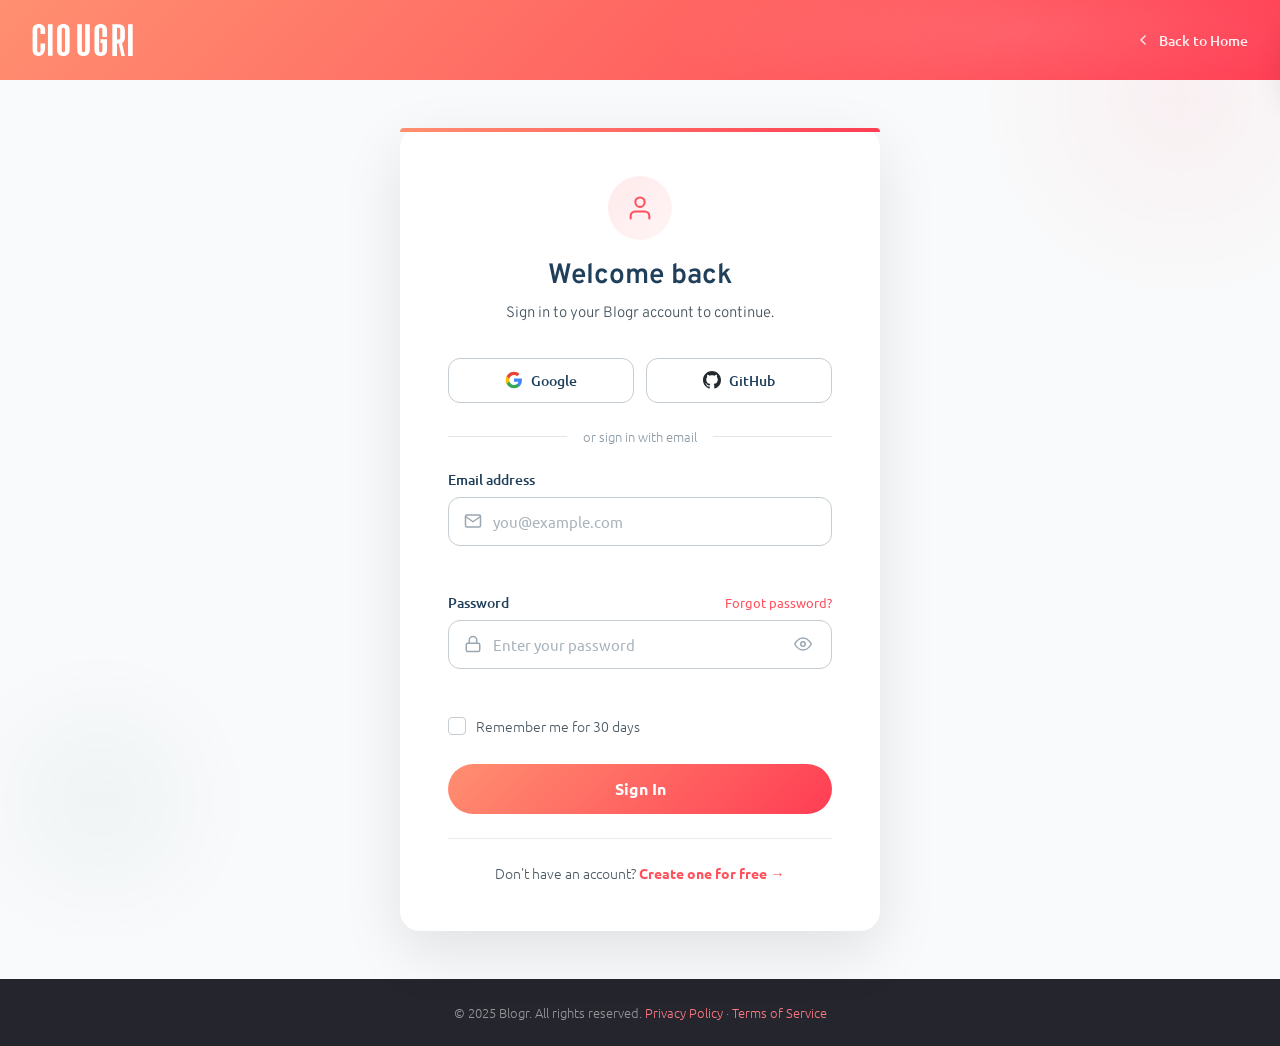
<file: login.html>
<!DOCTYPE html>
<html lang="en">
  <head>
    <meta charset="UTF-8" />
    <meta name="viewport" content="width=device-width, initial-scale=1.0" />
    <meta name="description" content="Login to your Blogr account." />
    <title>Login | Blogr</title>
    <link rel="preconnect" href="https://fonts.googleapis.com" />
    <link rel="preconnect" href="https://fonts.gstatic.com" crossorigin />
    <link
      href="https://fonts.googleapis.com/css2?family=Overpass:wght@300;600&family=Ubuntu:wght@400;500;700&display=swap"
      rel="stylesheet"
    />
    <style>
      /* ============================================================
         CSS CUSTOM PROPERTIES
         ============================================================ */
      :root {
        --clr-red-light: hsl(356, 100%, 66%);
        --clr-red-dark: hsl(355, 100%, 74%);
        --clr-red-hover: hsl(356, 100%, 58%);
        --clr-hero-start: hsl(13, 100%, 72%);
        --clr-hero-end: hsl(353, 100%, 62%);
        --clr-heading: hsl(208, 49%, 24%);
        --clr-body: hsl(207, 13%, 34%);
        --clr-input-border: hsl(207, 13%, 80%);
        --clr-input-focus: hsl(356, 100%, 66%);
        --clr-error: hsl(356, 100%, 60%);
        --clr-success: hsl(145, 63%, 49%);
        --clr-bg: hsl(210, 20%, 98%);
        --grad-hero: linear-gradient(135deg, var(--clr-hero-start), var(--clr-hero-end));
        --font-body: "Overpass", sans-serif;
        --font-ui: "Ubuntu", sans-serif;
        --radius-pill: 9999px;
        --radius-lg: 1.25rem;
        --radius-md: 0.75rem;
        --radius-sm: 0.5rem;
        --shadow-card: 0 20px 60px rgba(0, 0, 0, 0.1);
        --shadow-input: 0 0 0 3px rgba(255, 82, 93, 0.18);
        --transition: 250ms ease;
      }

      /* ============================================================
         RESET
         ============================================================ */
      *,
      *::before,
      *::after {
        box-sizing: border-box;
        margin: 0;
        padding: 0;
      }

      html {
        font-size: 16px;
        scroll-behavior: smooth;
      }

      body {
        font-family: var(--font-body);
        font-weight: 300;
        color: var(--clr-body);
        background: var(--clr-bg);
        min-height: 100vh;
        display: flex;
        flex-direction: column;
        overflow-x: hidden;
      }

      a {
        text-decoration: none;
        color: inherit;
      }

      button {
        cursor: pointer;
        border: none;
        background: none;
        font-family: inherit;
      }

      img,
      svg {
        display: block;
        max-width: 100%;
      }

      /* ============================================================
         PAGE LOADER
         ============================================================ */
      .page-loader {
        position: fixed;
        inset: 0;
        background: #fff;
        display: flex;
        align-items: center;
        justify-content: center;
        z-index: 9999;
        transition: opacity 0.4s ease, visibility 0.4s ease;
      }

      .page-loader.is-hidden {
        opacity: 0;
        visibility: hidden;
      }

      .loader-ring {
        width: 3rem;
        height: 3rem;
        border: 3px solid hsl(240, 6%, 90%);
        border-top-color: var(--clr-red-light);
        border-radius: 50%;
        animation: spin 0.75s linear infinite;
      }

      @keyframes spin {
        to { transform: rotate(360deg); }
      }

      /* ============================================================
         NAVIGATION
         ============================================================ */
      .nav {
        background: var(--grad-hero);
        padding: 0 clamp(1.25rem, 5vw, 2rem);
        height: 5rem;
        display: flex;
        align-items: center;
        justify-content: space-between;
        position: relative;
        overflow: hidden;
        flex-shrink: 0;
      }

      .nav::before {
        content: "";
        position: absolute;
        top: -60%;
        right: -10%;
        width: 60%;
        height: 200%;
        background: radial-gradient(
          ellipse at center,
          rgba(255, 255, 255, 0.1) 0%,
          transparent 68%
        );
        border-radius: 50%;
        pointer-events: none;
      }

      .nav__logo {
        display: flex;
        align-items: center;
        transition: opacity 150ms ease;
        position: relative;
        z-index: 1;
      }

      .nav__logo:hover {
        opacity: 0.82;
      }

      .nav__back {
        display: flex;
        align-items: center;
        gap: 0.5rem;
        color: rgba(255, 255, 255, 0.9);
        font-family: var(--font-ui);
        font-weight: 500;
        font-size: 0.875rem;
        transition: color var(--transition), transform var(--transition);
        position: relative;
        z-index: 1;
      }

      .nav__back:hover {
        color: #fff;
        transform: translateX(-3px);
      }

      .nav__back svg {
        display: inline;
      }

      /* ============================================================
         MAIN CONTENT
         ============================================================ */
      .auth-page {
        flex: 1;
        display: flex;
        align-items: center;
        justify-content: center;
        padding: 3rem clamp(1.25rem, 5vw, 2rem);
        position: relative;
      }

      /* Decorative background blobs */
      .auth-page::before,
      .auth-page::after {
        content: "";
        position: fixed;
        border-radius: 50%;
        pointer-events: none;
        z-index: 0;
      }

      .auth-page::before {
        width: 400px;
        height: 400px;
        background: radial-gradient(
          circle,
          rgba(255, 82, 93, 0.06) 0%,
          transparent 70%
        );
        top: -100px;
        right: -100px;
      }

      .auth-page::after {
        width: 300px;
        height: 300px;
        background: radial-gradient(
          circle,
          rgba(13, 100, 72, 0.04) 0%,
          transparent 70%
        );
        bottom: -50px;
        left: -50px;
      }

      /* ============================================================
         AUTH CARD
         ============================================================ */
      .auth-card {
        background: #fff;
        border-radius: var(--radius-lg);
        box-shadow: var(--shadow-card);
        padding: clamp(2rem, 5vw, 3rem);
        width: 100%;
        max-width: 480px;
        position: relative;
        z-index: 1;
        animation: slideUp 0.6s ease both;
      }

      @keyframes slideUp {
        from {
          opacity: 0;
          transform: translateY(2rem);
        }
        to {
          opacity: 1;
          transform: translateY(0);
        }
      }

      /* Card top accent bar */
      .auth-card::before {
        content: "";
        position: absolute;
        top: 0;
        left: 0;
        right: 0;
        height: 4px;
        background: var(--grad-hero);
        border-radius: var(--radius-lg) var(--radius-lg) 0 0;
      }

      /* ============================================================
         CARD HEADER
         ============================================================ */
      .auth-card__header {
        text-align: center;
        margin-bottom: 2rem;
      }

      .auth-card__icon {
        width: 64px;
        height: 64px;
        background: linear-gradient(
          135deg,
          rgba(255, 82, 93, 0.12),
          rgba(255, 122, 133, 0.08)
        );
        border-radius: 50%;
        display: flex;
        align-items: center;
        justify-content: center;
        margin: 0 auto 1.25rem;
      }

      .auth-card__title {
        font-family: var(--font-body);
        font-weight: 600;
        font-size: 1.75rem;
        color: var(--clr-heading);
        margin-bottom: 0.5rem;
        line-height: 1.2;
      }

      .auth-card__subtitle {
        font-size: 0.9375rem;
        color: var(--clr-body);
        line-height: 1.6;
      }

      /* ============================================================
         SOCIAL LOGIN BUTTONS
         ============================================================ */
      .social-btns {
        display: grid;
        grid-template-columns: 1fr 1fr;
        gap: 0.75rem;
        margin-bottom: 1.5rem;
      }

      .social-btn {
        display: flex;
        align-items: center;
        justify-content: center;
        gap: 0.5rem;
        padding: 0.75rem 1rem;
        border: 1.5px solid var(--clr-input-border);
        border-radius: var(--radius-md);
        font-family: var(--font-ui);
        font-weight: 500;
        font-size: 0.875rem;
        color: var(--clr-heading);
        background: #fff;
        cursor: pointer;
        transition: border-color var(--transition), background var(--transition),
          box-shadow var(--transition), transform 150ms ease;
      }

      .social-btn:hover {
        border-color: var(--clr-red-light);
        background: rgba(255, 82, 93, 0.03);
        box-shadow: 0 2px 12px rgba(255, 82, 93, 0.1);
        transform: translateY(-1px);
      }

      .social-btn svg {
        flex-shrink: 0;
      }

      /* ============================================================
         DIVIDER
         ============================================================ */
      .divider {
        display: flex;
        align-items: center;
        gap: 1rem;
        margin-bottom: 1.5rem;
      }

      .divider__line {
        flex: 1;
        height: 1px;
        background: hsl(207, 13%, 90%);
      }

      .divider__text {
        font-family: var(--font-ui);
        font-size: 0.8125rem;
        color: hsl(207, 13%, 60%);
        white-space: nowrap;
      }

      /* ============================================================
         FORM
         ============================================================ */
      .auth-form {
        display: flex;
        flex-direction: column;
        gap: 1.25rem;
      }

      .form-group {
        display: flex;
        flex-direction: column;
        gap: 0.5rem;
      }

      .form-label {
        font-family: var(--font-ui);
        font-weight: 500;
        font-size: 0.875rem;
        color: var(--clr-heading);
        display: flex;
        align-items: center;
        justify-content: space-between;
      }

      .form-label__link {
        font-weight: 400;
        color: var(--clr-red-light);
        font-size: 0.8125rem;
        transition: color var(--transition);
      }

      .form-label__link:hover {
        color: var(--clr-red-hover);
        text-decoration: underline;
      }

      /* Input wrapper (for icon + input) */
      .input-wrapper {
        position: relative;
        display: flex;
        align-items: center;
      }

      .input-icon {
        position: absolute;
        left: 1rem;
        color: hsl(207, 13%, 65%);
        pointer-events: none;
        transition: color var(--transition);
        flex-shrink: 0;
      }

      .input-wrapper:focus-within .input-icon {
        color: var(--clr-red-light);
      }

      .form-input {
        width: 100%;
        padding: 0.875rem 1rem 0.875rem 2.75rem;
        border: 1.5px solid var(--clr-input-border);
        border-radius: var(--radius-md);
        font-family: var(--font-ui);
        font-size: 0.9375rem;
        color: var(--clr-heading);
        background: #fff;
        transition: border-color var(--transition), box-shadow var(--transition);
        outline: none;
      }

      .form-input::placeholder {
        color: hsl(207, 13%, 70%);
        font-weight: 400;
      }

      .form-input:focus {
        border-color: var(--clr-input-focus);
        box-shadow: var(--shadow-input);
      }

      .form-input.is-error {
        border-color: var(--clr-error);
        box-shadow: 0 0 0 3px rgba(255, 82, 93, 0.15);
      }

      .form-input.is-success {
        border-color: var(--clr-success);
        box-shadow: 0 0 0 3px rgba(72, 199, 142, 0.15);
      }

      /* Toggle password visibility */
      .input-toggle {
        position: absolute;
        right: 1rem;
        background: none;
        border: none;
        cursor: pointer;
        color: hsl(207, 13%, 65%);
        display: flex;
        align-items: center;
        padding: 0.25rem;
        border-radius: 4px;
        transition: color var(--transition);
      }

      .input-toggle:hover {
        color: var(--clr-red-light);
      }

      /* Error message */
      .form-error {
        font-family: var(--font-ui);
        font-size: 0.8125rem;
        color: var(--clr-error);
        display: flex;
        align-items: center;
        gap: 0.35rem;
        opacity: 0;
        transform: translateY(-4px);
        transition: opacity var(--transition), transform var(--transition);
        min-height: 1.2rem;
      }

      .form-error.is-visible {
        opacity: 1;
        transform: translateY(0);
      }

      /* ============================================================
         REMEMBER ME ROW
         ============================================================ */
      .form-row {
        display: flex;
        align-items: center;
        justify-content: space-between;
        gap: 1rem;
        flex-wrap: wrap;
      }

      .checkbox-label {
        display: flex;
        align-items: center;
        gap: 0.6rem;
        cursor: pointer;
        font-family: var(--font-ui);
        font-size: 0.875rem;
        color: var(--clr-body);
        user-select: none;
      }

      .checkbox-input {
        position: absolute;
        opacity: 0;
        width: 0;
        height: 0;
      }

      .checkbox-custom {
        width: 18px;
        height: 18px;
        border: 1.5px solid var(--clr-input-border);
        border-radius: 4px;
        background: #fff;
        display: flex;
        align-items: center;
        justify-content: center;
        transition: border-color var(--transition), background var(--transition);
        flex-shrink: 0;
      }

      .checkbox-input:checked + .checkbox-custom {
        background: var(--clr-red-light);
        border-color: var(--clr-red-light);
      }

      .checkbox-input:checked + .checkbox-custom::after {
        content: "";
        display: block;
        width: 5px;
        height: 9px;
        border: 2px solid #fff;
        border-top: none;
        border-left: none;
        transform: rotate(45deg) translate(-1px, -1px);
      }

      .checkbox-input:focus-visible + .checkbox-custom {
        outline: 3px solid rgba(255, 82, 93, 0.3);
        outline-offset: 2px;
      }

      /* ============================================================
         SUBMIT BUTTON
         ============================================================ */
      .btn-submit {
        width: 100%;
        padding: 0.9rem 2rem;
        background: var(--grad-hero);
        color: #fff;
        border: none;
        border-radius: var(--radius-pill);
        font-family: var(--font-ui);
        font-weight: 700;
        font-size: 1rem;
        cursor: pointer;
        transition: opacity var(--transition), transform 150ms ease,
          box-shadow var(--transition);
        position: relative;
        overflow: hidden;
        margin-top: 0.5rem;
      }

      .btn-submit::before {
        content: "";
        position: absolute;
        inset: 0;
        background: rgba(255, 255, 255, 0);
        transition: background var(--transition);
      }

      .btn-submit:hover::before {
        background: rgba(255, 255, 255, 0.12);
      }

      .btn-submit:hover {
        transform: translateY(-2px);
        box-shadow: 0 8px 24px rgba(255, 82, 93, 0.35);
      }

      .btn-submit:active {
        transform: translateY(0);
        box-shadow: none;
      }

      .btn-submit:disabled {
        opacity: 0.65;
        cursor: not-allowed;
        transform: none;
      }

      /* Loading spinner inside button */
      .btn-submit__spinner {
        display: none;
        width: 18px;
        height: 18px;
        border: 2px solid rgba(255, 255, 255, 0.4);
        border-top-color: #fff;
        border-radius: 50%;
        animation: spin 0.6s linear infinite;
        margin-inline: auto;
      }

      .btn-submit.is-loading .btn-submit__text {
        display: none;
      }

      .btn-submit.is-loading .btn-submit__spinner {
        display: block;
      }

      /* ============================================================
         CARD FOOTER
         ============================================================ */
      .auth-card__footer {
        text-align: center;
        margin-top: 1.5rem;
        padding-top: 1.5rem;
        border-top: 1px solid hsl(207, 13%, 92%);
        font-family: var(--font-ui);
        font-size: 0.9rem;
        color: var(--clr-body);
      }

      .auth-card__footer a {
        color: var(--clr-red-light);
        font-weight: 600;
        transition: color var(--transition);
      }

      .auth-card__footer a:hover {
        color: var(--clr-red-hover);
        text-decoration: underline;
      }

      /* ============================================================
         FOOTER
         ============================================================ */
      .site-footer {
        background: hsl(240, 10%, 16%);
        padding: 1.5rem clamp(1.25rem, 5vw, 2rem);
        text-align: center;
        flex-shrink: 0;
      }

      .site-footer p {
        font-family: var(--font-ui);
        font-size: 0.8125rem;
        color: hsl(240, 2%, 60%);
      }

      .site-footer a {
        color: hsl(356, 100%, 74%);
        transition: color var(--transition);
      }

      .site-footer a:hover {
        color: #fff;
      }

      /* ============================================================
         SUCCESS TOAST
         ============================================================ */
      .toast {
        position: fixed;
        top: 1.5rem;
        right: 1.5rem;
        background: #fff;
        border-radius: var(--radius-md);
        box-shadow: 0 8px 32px rgba(0, 0, 0, 0.14);
        padding: 1rem 1.25rem;
        display: flex;
        align-items: center;
        gap: 0.75rem;
        max-width: 320px;
        z-index: 1000;
        transform: translateX(calc(100% + 2rem));
        transition: transform 0.4s cubic-bezier(0.34, 1.56, 0.64, 1);
        border-left: 4px solid var(--clr-success);
      }

      .toast.is-visible {
        transform: translateX(0);
      }

      .toast__icon {
        width: 36px;
        height: 36px;
        background: rgba(72, 199, 142, 0.12);
        border-radius: 50%;
        display: flex;
        align-items: center;
        justify-content: center;
        flex-shrink: 0;
        color: var(--clr-success);
      }

      .toast__content {
        flex: 1;
      }

      .toast__title {
        font-family: var(--font-ui);
        font-weight: 600;
        font-size: 0.9rem;
        color: var(--clr-heading);
        margin-bottom: 0.2rem;
      }

      .toast__msg {
        font-family: var(--font-ui);
        font-size: 0.8125rem;
        color: var(--clr-body);
      }

      /* ============================================================
         STRENGTH INDICATOR (not shown on login but ready)
         ============================================================ */
      .strength-bar {
        display: flex;
        gap: 4px;
        margin-top: 0.4rem;
      }

      .strength-bar__segment {
        height: 4px;
        flex: 1;
        border-radius: 2px;
        background: hsl(207, 13%, 88%);
        transition: background var(--transition);
      }

      /* ============================================================
         RESPONSIVE
         ============================================================ */
      @media (max-width: 520px) {
        .auth-card {
          padding: 1.75rem 1.25rem;
          border-radius: var(--radius-md);
        }

        .auth-card__title {
          font-size: 1.5rem;
        }

        .social-btns {
          grid-template-columns: 1fr;
        }

        .toast {
          top: auto;
          bottom: 1.5rem;
          right: 1rem;
          left: 1rem;
          max-width: 100%;
          transform: translateY(calc(100% + 2rem));
        }

        .toast.is-visible {
          transform: translateY(0);
        }
      }

      /* ============================================================
         REDUCED MOTION
         ============================================================ */
      @media (prefers-reduced-motion: reduce) {
        *,
        *::before,
        *::after {
          animation-duration: 0.01ms !important;
          transition-duration: 0.01ms !important;
        }
      }
    </style>
  </head>

  <body>
    <!-- Page Loader -->
    <div class="page-loader" id="pageLoader">
      <div class="loader-ring"></div>
    </div>

    <!-- Toast Notification -->
    <div class="toast" id="toast" role="alert" aria-live="polite">
      <div class="toast__icon">
        <svg xmlns="http://www.w3.org/2000/svg" width="18" height="18"
          viewBox="0 0 24 24" fill="none" stroke="currentColor"
          stroke-width="2.5" stroke-linecap="round" stroke-linejoin="round">
          <polyline points="20 6 9 17 4 12"></polyline>
        </svg>
      </div>
      <div class="toast__content">
        <p class="toast__title">Login Successful!</p>
        <p class="toast__msg">Welcome back. Redirecting you now…</p>
      </div>
    </div>

    <!-- NAVIGATION -->
    <nav class="nav" aria-label="Site navigation">
      <a href="index.html" class="nav__logo" aria-label="Blogr home">
        <svg xmlns="http://www.w3.org/2000/svg" width="101" height="32" aria-hidden="true">
          <g fill="#FFF" fill-rule="evenodd">
            <path d="M6.856 32c-3.789 0-6.27-2.086-6.27-6.264V6.242C.586 2.086 3.067 0 6.856 0c3.789 0 6.27 2.086 6.27 6.242V10H8.49V5.825C8.49 4.453 7.88 3.81 6.856 3.81c-1.025 0-1.635.643-1.635 2.015v20.35c0 1.372.61 2.015 1.635 2.015 1.025 0 1.635-.643 1.635-2.015V19.53h4.635v4.206C13.126 27.914 10.645 32 6.856 32zM15.96.321h4.635v31.358H15.96zM31.373 32c-3.79 0-6.27-2.086-6.27-6.264V6.242C25.103 2.086 27.583 0 31.373 0c3.789 0 6.27 2.086 6.27 6.242v19.494C37.643 29.914 35.162 32 31.373 32zm-1.636-26.175v20.35c0 1.372.611 2.015 1.636 2.015 1.024 0 1.635-.643 1.635-2.015V5.825c0-1.372-.611-2.015-1.635-2.015-1.025 0-1.636.643-1.636 2.015zM51.522 32c-3.79 0-6.27-2.086-6.27-6.264V.32h4.634v25.855c0 1.372.61 2.015 1.636 2.015 1.024 0 1.635-.643 1.635-2.015V.321h4.635v25.415C57.792 29.914 55.311 32 51.522 32zM68.73 32c-3.79 0-6.27-2.086-6.27-6.264V6.242C62.46 2.086 64.94 0 68.73 0c3.788 0 6.27 2.086 6.27 6.242V13H70.364V5.825c0-1.372-.61-2.015-1.635-2.015-1.025 0-1.636.643-1.636 2.015v20.35c0 1.372.611 2.015 1.636 2.015 1.025 0 1.635-.643 1.635-2.015V19h-1.871v-3.81H75v10.546C75 29.914 72.518 32 68.73 32zM89.382 32L86.735 19.4H84.96V32H80.324V.321h6.27c3.79 0 6.27 2.086 6.27 6.242v6.574c0 2.786-1.025 4.8-2.904 5.871L92.898 32h-3.516zm-4.422-28.19V15.59h1.636c1.025 0 1.635-.643 1.635-2.015V5.825c0-1.372-.61-2.015-1.635-2.015H84.96zM100.676 32H96.04V.321h4.635z"/>
          </g>
        </svg>
      </a>

      <a href="index.html" class="nav__back" aria-label="Back to home">
        <svg xmlns="http://www.w3.org/2000/svg" width="16" height="16"
          viewBox="0 0 24 24" fill="none" stroke="currentColor"
          stroke-width="2" stroke-linecap="round" stroke-linejoin="round">
          <polyline points="15 18 9 12 15 6"></polyline>
        </svg>
        Back to Home
      </a>
    </nav>

    <!-- MAIN CONTENT -->
    <main class="auth-page">
      <div class="auth-card" role="main">
        <!-- Card Header -->
        <div class="auth-card__header">
          <div class="auth-card__icon" aria-hidden="true">
            <svg xmlns="http://www.w3.org/2000/svg" width="28" height="28"
              viewBox="0 0 24 24" fill="none" stroke="hsl(356,100%,66%)"
              stroke-width="1.8" stroke-linecap="round" stroke-linejoin="round">
              <path d="M20 21v-2a4 4 0 0 0-4-4H8a4 4 0 0 0-4 4v2"></path>
              <circle cx="12" cy="7" r="4"></circle>
            </svg>
          </div>
          <h1 class="auth-card__title">Welcome back</h1>
          <p class="auth-card__subtitle">
            Sign in to your Blogr account to continue.
          </p>
        </div>

        <!-- Social Login -->
        <div class="social-btns" aria-label="Sign in with social accounts">
          <button class="social-btn" type="button" aria-label="Continue with Google">
            <svg xmlns="http://www.w3.org/2000/svg" width="18" height="18" viewBox="0 0 24 24">
              <path fill="#4285F4" d="M22.56 12.25c0-.78-.07-1.53-.2-2.25H12v4.26h5.92c-.26 1.37-1.04 2.53-2.21 3.31v2.77h3.57c2.08-1.92 3.28-4.74 3.28-8.09z"/>
              <path fill="#34A853" d="M12 23c2.97 0 5.46-.98 7.28-2.66l-3.57-2.77c-.98.66-2.23 1.06-3.71 1.06-2.86 0-5.29-1.93-6.16-4.53H2.18v2.84C3.99 20.53 7.7 23 12 23z"/>
              <path fill="#FBBC05" d="M5.84 14.09c-.22-.66-.35-1.36-.35-2.09s.13-1.43.35-2.09V7.07H2.18C1.43 8.55 1 10.22 1 12s.43 3.45 1.18 4.93l2.85-2.22.81-.62z"/>
              <path fill="#EA4335" d="M12 5.38c1.62 0 3.06.56 4.21 1.64l3.15-3.15C17.45 2.09 14.97 1 12 1 7.7 1 3.99 3.47 2.18 7.07l3.66 2.84c.87-2.6 3.3-4.53 6.16-4.53z"/>
            </svg>
            Google
          </button>

          <button class="social-btn" type="button" aria-label="Continue with GitHub">
            <svg xmlns="http://www.w3.org/2000/svg" width="18" height="18" viewBox="0 0 24 24" fill="#24292e">
              <path d="M12 0C5.37 0 0 5.37 0 12c0 5.31 3.435 9.795 8.205 11.385.6.105.825-.255.825-.57 0-.285-.015-1.23-.015-2.235-3.015.555-3.795-.735-4.035-1.41-.135-.345-.72-1.41-1.23-1.695-.42-.225-1.02-.78-.015-.795.945-.015 1.62.87 1.845 1.23 1.08 1.815 2.805 1.305 3.495.99.105-.78.42-1.305.765-1.605-2.67-.3-5.46-1.335-5.46-5.925 0-1.305.465-2.385 1.23-3.225-.12-.3-.54-1.53.12-3.18 0 0 1.005-.315 3.3 1.23.96-.27 1.98-.405 3-.405s2.04.135 3 .405c2.295-1.56 3.3-1.23 3.3-1.23.66 1.65.24 2.88.12 3.18.765.84 1.23 1.905 1.23 3.225 0 4.605-2.805 5.625-5.475 5.925.435.375.81 1.095.81 2.22 0 1.605-.015 2.895-.015 3.3 0 .315.225.69.825.57A12.02 12.02 0 0 0 24 12c0-6.63-5.37-12-12-12z"/>
            </svg>
            GitHub
          </button>
        </div>

        <!-- Divider -->
        <div class="divider" role="separator">
          <div class="divider__line"></div>
          <span class="divider__text">or sign in with email</span>
          <div class="divider__line"></div>
        </div>

        <!-- Login Form -->
        <form class="auth-form" id="loginForm" novalidate aria-label="Login form">
          <!-- Email -->
          <div class="form-group">
            <label class="form-label" for="email">Email address</label>
            <div class="input-wrapper">
              <svg class="input-icon" xmlns="http://www.w3.org/2000/svg"
                width="18" height="18" viewBox="0 0 24 24" fill="none"
                stroke="currentColor" stroke-width="2" stroke-linecap="round"
                stroke-linejoin="round" aria-hidden="true">
                <path d="M4 4h16c1.1 0 2 .9 2 2v12c0 1.1-.9 2-2 2H4c-1.1 0-2-.9-2-2V6c0-1.1.9-2 2-2z"></path>
                <polyline points="22,6 12,13 2,6"></polyline>
              </svg>
              <input
                class="form-input"
                type="email"
                id="email"
                name="email"
                placeholder="you@example.com"
                autocomplete="email"
                required
                aria-required="true"
                aria-describedby="email-error"
              />
            </div>
            <span class="form-error" id="email-error" role="alert" aria-live="polite">
              <svg xmlns="http://www.w3.org/2000/svg" width="13" height="13"
                viewBox="0 0 24 24" fill="none" stroke="currentColor"
                stroke-width="2.5" stroke-linecap="round" stroke-linejoin="round">
                <circle cx="12" cy="12" r="10"></circle>
                <line x1="12" y1="8" x2="12" y2="12"></line>
                <line x1="12" y1="16" x2="12.01" y2="16"></line>
              </svg>
              <span class="form-error__text"></span>
            </span>
          </div>

          <!-- Password -->
          <div class="form-group">
            <label class="form-label" for="password">
              Password
              <a href="forgot-password.html" class="form-label__link">
                Forgot password?
              </a>
            </label>
            <div class="input-wrapper">
              <svg class="input-icon" xmlns="http://www.w3.org/2000/svg"
                width="18" height="18" viewBox="0 0 24 24" fill="none"
                stroke="currentColor" stroke-width="2" stroke-linecap="round"
                stroke-linejoin="round" aria-hidden="true">
                <rect x="3" y="11" width="18" height="11" rx="2" ry="2"></rect>
                <path d="M7 11V7a5 5 0 0 1 10 0v4"></path>
              </svg>
              <input
                class="form-input"
                type="password"
                id="password"
                name="password"
                placeholder="Enter your password"
                autocomplete="current-password"
                required
                aria-required="true"
                aria-describedby="password-error"
              />
              <button
                type="button"
                class="input-toggle"
                id="togglePassword"
                aria-label="Show password"
              >
                <!-- Eye icon (show) -->
                <svg id="eyeShow" xmlns="http://www.w3.org/2000/svg" width="18"
                  height="18" viewBox="0 0 24 24" fill="none"
                  stroke="currentColor" stroke-width="2" stroke-linecap="round"
                  stroke-linejoin="round" aria-hidden="true">
                  <path d="M1 12s4-8 11-8 11 8 11 8-4 8-11 8-11-8-11-8z"></path>
                  <circle cx="12" cy="12" r="3"></circle>
                </svg>
                <!-- Eye-off icon (hide) -->
                <svg id="eyeHide" xmlns="http://www.w3.org/2000/svg" width="18"
                  height="18" viewBox="0 0 24 24" fill="none"
                  stroke="currentColor" stroke-width="2" stroke-linecap="round"
                  stroke-linejoin="round" aria-hidden="true"
                  style="display:none">
                  <path d="M17.94 17.94A10.07 10.07 0 0 1 12 20c-7 0-11-8-11-8a18.45 18.45 0 0 1 5.06-5.94"></path>
                  <path d="M9.9 4.24A9.12 9.12 0 0 1 12 4c7 0 11 8 11 8a18.5 18.5 0 0 1-2.16 3.19"></path>
                  <line x1="1" y1="1" x2="23" y2="23"></line>
                </svg>
              </button>
            </div>
            <span class="form-error" id="password-error" role="alert" aria-live="polite">
              <svg xmlns="http://www.w3.org/2000/svg" width="13" height="13"
                viewBox="0 0 24 24" fill="none" stroke="currentColor"
                stroke-width="2.5" stroke-linecap="round" stroke-linejoin="round">
                <circle cx="12" cy="12" r="10"></circle>
                <line x1="12" y1="8" x2="12" y2="12"></line>
                <line x1="12" y1="16" x2="12.01" y2="16"></line>
              </svg>
              <span class="form-error__text"></span>
            </span>
          </div>

          <!-- Remember Me -->
          <div class="form-group">
            <label class="checkbox-label">
              <input
                class="checkbox-input"
                type="checkbox"
                id="remember"
                name="remember"
              />
              <span class="checkbox-custom" aria-hidden="true"></span>
              Remember me for 30 days
            </label>
          </div>

          <!-- Submit Button -->
          <button
            type="submit"
            class="btn-submit"
            id="loginBtn"
            aria-label="Sign in to your account"
          >
            <span class="btn-submit__text">Sign In</span>
            <div class="btn-submit__spinner"></div>
          </button>
        </form>

        <!-- Card Footer -->
        <div class="auth-card__footer">
          Don't have an account?
          <a href="signup.html">Create one for free →</a>
        </div>
      </div>
    </main>

    <!-- SITE FOOTER -->
    <footer class="site-footer">
      <p>
        &copy; 2025 Blogr. All rights reserved.
        <a href="#">Privacy Policy</a> ·
        <a href="#">Terms of Service</a>
      </p>
    </footer>

    <!-- JAVASCRIPT -->
    <script>
      "use strict";

      /* ── Page Loader ─────────────────────────────── */
      (function () {
        const loader = document.getElementById("pageLoader");
        const hide = () =>
          setTimeout(() => {
            loader.classList.add("is-hidden");
            setTimeout(() => loader.remove(), 450);
          }, 300);
        document.readyState === "complete"
          ? hide()
          : window.addEventListener("load", hide);
      })();

      /* ── Password Toggle ─────────────────────────── */
      (function () {
        const toggle = document.getElementById("togglePassword");
        const input = document.getElementById("password");
        const eyeShow = document.getElementById("eyeShow");
        const eyeHide = document.getElementById("eyeHide");

        if (!toggle || !input) return;

        toggle.addEventListener("click", () => {
          const isPassword = input.type === "password";
          input.type = isPassword ? "text" : "password";
          eyeShow.style.display = isPassword ? "none" : "block";
          eyeHide.style.display = isPassword ? "block" : "none";
          toggle.setAttribute(
            "aria-label",
            isPassword ? "Hide password" : "Show password"
          );
        });
      })();

      /* ── Form Validation ─────────────────────────── */
      (function () {
        const form = document.getElementById("loginForm");
        const emailInput = document.getElementById("email");
        const passwordInput = document.getElementById("password");
        const loginBtn = document.getElementById("loginBtn");
        const toast = document.getElementById("toast");

        function showError(inputEl, errorId, message) {
          const errorEl = document.getElementById(errorId);
          const textEl = errorEl.querySelector(".form-error__text");
          inputEl.classList.add("is-error");
          inputEl.classList.remove("is-success");
          textEl.textContent = message;
          errorEl.classList.add("is-visible");
          inputEl.setAttribute("aria-invalid", "true");
        }

        function showSuccess(inputEl, errorId) {
          const errorEl = document.getElementById(errorId);
          inputEl.classList.remove("is-error");
          inputEl.classList.add("is-success");
          errorEl.classList.remove("is-visible");
          inputEl.setAttribute("aria-invalid", "false");
        }

        function clearState(inputEl, errorId) {
          const errorEl = document.getElementById(errorId);
          inputEl.classList.remove("is-error", "is-success");
          errorEl.classList.remove("is-visible");
          inputEl.removeAttribute("aria-invalid");
        }

        function validateEmail(value) {
          if (!value) return "Email address is required.";
          if (!/^[^\s@]+@[^\s@]+\.[^\s@]+$/.test(value))
            return "Please enter a valid email address.";
          return null;
        }

        function validatePassword(value) {
          if (!value) return "Password is required.";
          if (value.length < 6)
            return "Password must be at least 6 characters.";
          return null;
        }

        /* Real-time validation on blur */
        emailInput.addEventListener("blur", () => {
          const err = validateEmail(emailInput.value.trim());
          err
            ? showError(emailInput, "email-error", err)
            : showSuccess(emailInput, "email-error");
        });

        emailInput.addEventListener("input", () => {
          if (emailInput.classList.contains("is-error")) {
            const err = validateEmail(emailInput.value.trim());
            err
              ? showError(emailInput, "email-error", err)
              : showSuccess(emailInput, "email-error");
          }
        });

        passwordInput.addEventListener("blur", () => {
          const err = validatePassword(passwordInput.value);
          err
            ? showError(passwordInput, "password-error", err)
            : showSuccess(passwordInput, "password-error");
        });

        passwordInput.addEventListener("input", () => {
          if (passwordInput.classList.contains("is-error")) {
            const err = validatePassword(passwordInput.value);
            err
              ? showError(passwordInput, "password-error", err)
              : showSuccess(passwordInput, "password-error");
          }
        });

        /* Form Submit */
        form.addEventListener("submit", async (e) => {
          e.preventDefault();

          const emailErr = validateEmail(emailInput.value.trim());
          const passErr = validatePassword(passwordInput.value);

          if (emailErr) showError(emailInput, "email-error", emailErr);
          else showSuccess(emailInput, "email-error");

          if (passErr) showError(passwordInput, "password-error", passErr);
          else showSuccess(passwordInput, "password-error");

          if (emailErr || passErr) {
            // Focus first error
            if (emailErr) emailInput.focus();
            else passwordInput.focus();
            return;
          }

          /* Simulate API call */
          loginBtn.classList.add("is-loading");
          loginBtn.disabled = true;

          await new Promise((r) => setTimeout(r, 1800));

          loginBtn.classList.remove("is-loading");
          loginBtn.disabled = false;

          /* Show success toast */
          toast.classList.add("is-visible");
          setTimeout(() => toast.classList.remove("is-visible"), 3500);

          /* Redirect after toast */
          setTimeout(() => {
            window.location.href = "index.html";
          }, 3200);
        });

        /* Social button placeholder */
        document.querySelectorAll(".social-btn").forEach((btn) => {
          btn.addEventListener("click", () => {
            btn.style.opacity = "0.7";
            setTimeout(() => (btn.style.opacity = ""), 200);
          });
        });
      })();
    </script>
  </body>
</html>
</file>
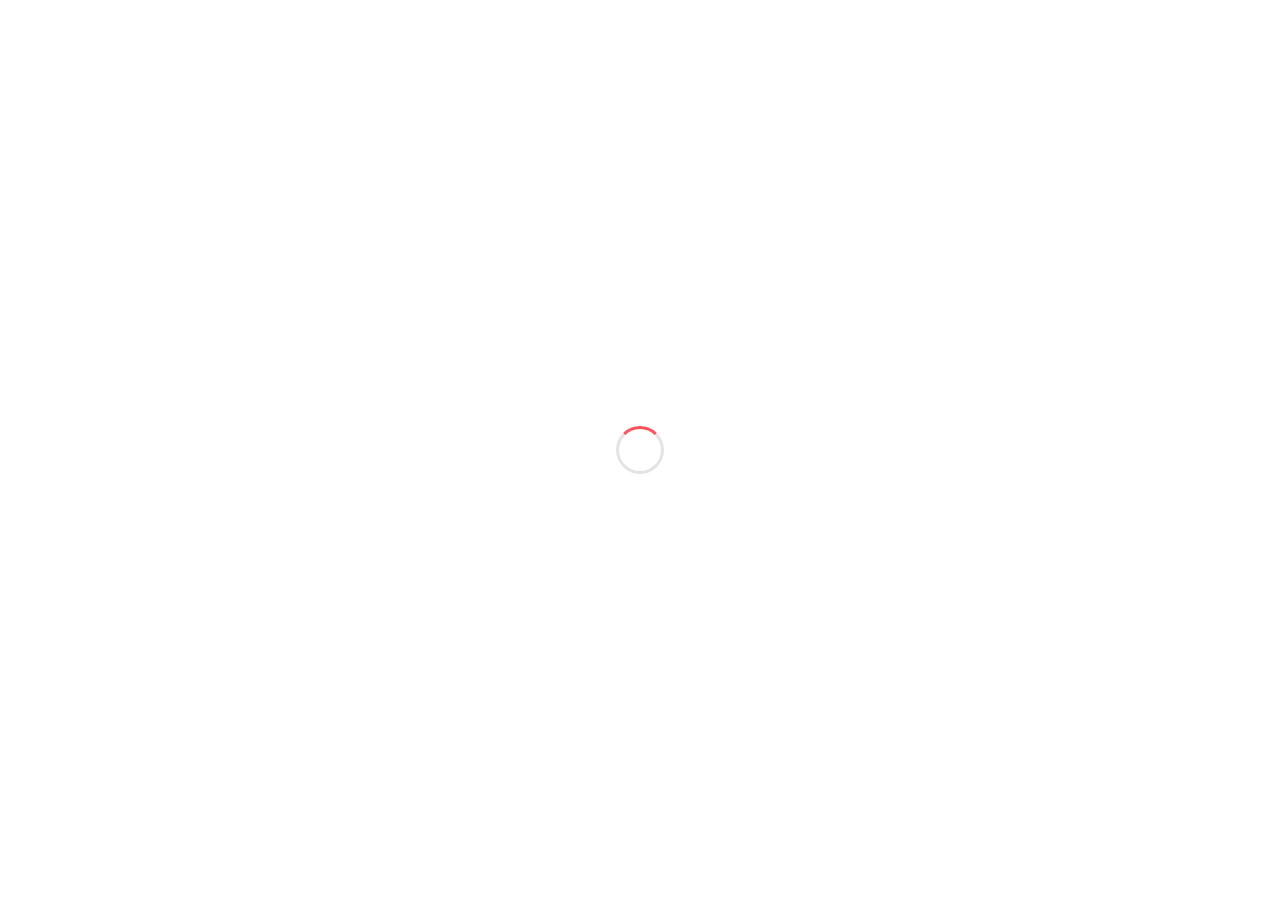
<file: signup.html>
<!DOCTYPE html>
<html lang="en">
  <head>
    <meta charset="UTF-8" />
    <meta name="viewport" content="width=device-width, initial-scale=1.0" />
    <meta name="description" content="Create your free Blogr account." />
    <title>Sign Up | Blogr</title>
    <link rel="preconnect" href="https://fonts.googleapis.com" />
    <link rel="preconnect" href="https://fonts.gstatic.com" crossorigin />
    <link
      href="https://fonts.googleapis.com/css2?family=Overpass:wght@300;600&family=Ubuntu:wght@400;500;700&display=swap"
      rel="stylesheet"
    />
    <style>
      /* ============================================================
         CSS CUSTOM PROPERTIES
         ============================================================ */
      :root {
        --clr-red-light: hsl(356, 100%, 66%);
        --clr-red-dark: hsl(355, 100%, 74%);
        --clr-red-hover: hsl(356, 100%, 58%);
        --clr-hero-start: hsl(13, 100%, 72%);
        --clr-hero-end: hsl(353, 100%, 62%);
        --clr-heading: hsl(208, 49%, 24%);
        --clr-body: hsl(207, 13%, 34%);
        --clr-input-border: hsl(207, 13%, 80%);
        --clr-input-focus: hsl(356, 100%, 66%);
        --clr-error: hsl(356, 100%, 60%);
        --clr-success: hsl(145, 63%, 49%);
        --clr-bg: hsl(210, 20%, 98%);
        --grad-hero: linear-gradient(135deg, var(--clr-hero-start), var(--clr-hero-end));
        --font-body: "Overpass", sans-serif;
        --font-ui: "Ubuntu", sans-serif;
        --radius-pill: 9999px;
        --radius-lg: 1.25rem;
        --radius-md: 0.75rem;
        --shadow-card: 0 20px 60px rgba(0, 0, 0, 0.1);
        --shadow-input: 0 0 0 3px rgba(255, 82, 93, 0.18);
        --transition: 250ms ease;
      }

      /* ============================================================
         RESET
         ============================================================ */
      *,
      *::before,
      *::after {
        box-sizing: border-box;
        margin: 0;
        padding: 0;
      }

      html { font-size: 16px; scroll-behavior: smooth; }

      body {
        font-family: var(--font-body);
        font-weight: 300;
        color: var(--clr-body);
        background: var(--clr-bg);
        min-height: 100vh;
        display: flex;
        flex-direction: column;
        overflow-x: hidden;
      }

      a { text-decoration: none; color: inherit; }
      button { cursor: pointer; border: none; background: none; font-family: inherit; }
      img, svg { display: block; max-width: 100%; }

      /* ============================================================
         PAGE LOADER
         ============================================================ */
      .page-loader {
        position: fixed;
        inset: 0;
        background: #fff;
        display: flex;
        align-items: center;
        justify-content: center;
        z-index: 9999;
        transition: opacity 0.4s ease, visibility 0.4s ease;
      }

      .page-loader.is-hidden { opacity: 0; visibility: hidden; }

      .loader-ring {
        width: 3rem;
        height: 3rem;
        border: 3px solid hsl(240, 6%, 90%);
        border-top-color: var(--clr-red-light);
        border-radius: 50%;
        animation: spin 0.75s linear infinite;
      }

      @keyframes spin { to { transform: rotate(360deg); } }

      /* ============================================================
         NAVIGATION
         ============================================================ */
      .nav {
        background: var(--grad-hero);
        padding: 0 clamp(1.25rem, 5vw, 2rem);
        height: 5rem;
        display: flex;
        align-items: center;
        justify-content: space-between;
        position: relative;
        overflow: hidden;
        flex-shrink: 0;
      }

      .nav::before {
        content: "";
        position: absolute;
        top: -60%;
        right: -10%;
        width: 60%;
        height: 200%;
        background: radial-gradient(ellipse at center, rgba(255,255,255,0.1) 0%, transparent 68%);
        border-radius: 50%;
        pointer-events: none;
      }

      .nav__logo {
        display: flex;
        align-items: center;
        transition: opacity 150ms ease;
        position: relative;
        z-index: 1;
      }

      .nav__logo:hover { opacity: 0.82; }

      .nav__back {
        display: flex;
        align-items: center;
        gap: 0.5rem;
        color: rgba(255, 255, 255, 0.9);
        font-family: var(--font-ui);
        font-weight: 500;
        font-size: 0.875rem;
        transition: color var(--transition), transform var(--transition);
        position: relative;
        z-index: 1;
      }

      .nav__back:hover { color: #fff; transform: translateX(-3px); }

      /* ============================================================
         MAIN — TWO COLUMN LAYOUT
         ============================================================ */
      .auth-page {
        flex: 1;
        display: flex;
        align-items: stretch;
        position: relative;
      }

      /* Left — Benefits Panel */
      .auth-benefits {
        flex: 1;
        background: var(--grad-hero);
        display: flex;
        flex-direction: column;
        justify-content: center;
        padding: 3rem clamp(2rem, 5vw, 3.5rem);
        position: relative;
        overflow: hidden;
      }

      .auth-benefits::before {
        content: "";
        position: absolute;
        top: -30%;
        right: -20%;
        width: 70%;
        height: 150%;
        background: radial-gradient(ellipse, rgba(255,255,255,0.1) 0%, transparent 65%);
        border-radius: 50%;
        pointer-events: none;
      }

      .auth-benefits__label {
        font-family: var(--font-ui);
        font-size: 0.8125rem;
        font-weight: 700;
        text-transform: uppercase;
        letter-spacing: 0.12em;
        color: rgba(255,255,255,0.75);
        margin-bottom: 1.25rem;
        position: relative;
        z-index: 1;
      }

      .auth-benefits__title {
        font-family: var(--font-body);
        font-weight: 600;
        font-size: clamp(1.75rem, 3vw, 2.5rem);
        color: #fff;
        line-height: 1.2;
        margin-bottom: 1.5rem;
        position: relative;
        z-index: 1;
      }

      .auth-benefits__desc {
        color: rgba(255,255,255,0.85);
        font-size: 1rem;
        line-height: 1.7;
        margin-bottom: 2.5rem;
        position: relative;
        z-index: 1;
        max-width: 28rem;
      }

      /* Benefits list */
      .benefits-list {
        display: flex;
        flex-direction: column;
        gap: 1.25rem;
        list-style: none;
        position: relative;
        z-index: 1;
      }

      .benefits-list__item {
        display: flex;
        align-items: flex-start;
        gap: 1rem;
        animation: fadeUp 0.6s ease both;
      }

      .benefits-list__item:nth-child(1) { animation-delay: 0ms; }
      .benefits-list__item:nth-child(2) { animation-delay: 100ms; }
      .benefits-list__item:nth-child(3) { animation-delay: 200ms; }
      .benefits-list__item:nth-child(4) { animation-delay: 300ms; }

      .benefit-icon {
        width: 36px;
        height: 36px;
        background: rgba(255,255,255,0.18);
        border-radius: 50%;
        display: flex;
        align-items: center;
        justify-content: center;
        flex-shrink: 0;
        color: #fff;
      }

      .benefit-text strong {
        display: block;
        font-family: var(--font-ui);
        font-weight: 600;
        font-size: 0.9375rem;
        color: #fff;
        margin-bottom: 0.2rem;
      }

      .benefit-text span {
        font-size: 0.875rem;
        color: rgba(255,255,255,0.8);
        line-height: 1.5;
      }

      /* Testimonial */
      .benefits-testimonial {
        margin-top: 2.5rem;
        padding: 1.25rem 1.5rem;
        background: rgba(255,255,255,0.12);
        border-radius: var(--radius-md);
        border-left: 3px solid rgba(255,255,255,0.5);
        position: relative;
        z-index: 1;
        animation: fadeUp 0.6s ease 0.4s both;
      }

      .benefits-testimonial p {
        font-size: 0.9rem;
        color: rgba(255,255,255,0.92);
        line-height: 1.6;
        font-style: italic;
        margin-bottom: 0.75rem;
      }

      .testimonial-author {
        display: flex;
        align-items: center;
        gap: 0.6rem;
      }

      .testimonial-avatar {
        width: 32px;
        height: 32px;
        background: rgba(255,255,255,0.3);
        border-radius: 50%;
        display: flex;
        align-items: center;
        justify-content: center;
        font-family: var(--font-ui);
        font-weight: 700;
        font-size: 0.8125rem;
        color: #fff;
      }

      .testimonial-info strong {
        display: block;
        font-family: var(--font-ui);
        font-size: 0.8125rem;
        font-weight: 600;
        color: #fff;
      }

      .testimonial-info span {
        font-size: 0.75rem;
        color: rgba(255,255,255,0.7);
      }

      /* Right — Form Panel */
      .auth-form-panel {
        flex: 1;
        display: flex;
        align-items: center;
        justify-content: center;
        padding: 3rem clamp(1.5rem, 4vw, 3rem);
        background: #fff;
        overflow-y: auto;
      }

      /* ============================================================
         AUTH CARD
         ============================================================ */
      .auth-card {
        width: 100%;
        max-width: 460px;
        animation: slideUp 0.6s ease both;
      }

      @keyframes slideUp {
        from { opacity: 0; transform: translateY(2rem); }
        to { opacity: 1; transform: translateY(0); }
      }

      @keyframes fadeUp {
        from { opacity: 0; transform: translateY(1rem); }
        to { opacity: 1; transform: translateY(0); }
      }

      .auth-card__header {
        margin-bottom: 2rem;
      }

      .auth-card__eyebrow {
        font-family: var(--font-ui);
        font-size: 0.8125rem;
        font-weight: 700;
        text-transform: uppercase;
        letter-spacing: 0.1em;
        color: var(--clr-red-light);
        margin-bottom: 0.5rem;
      }

      .auth-card__title {
        font-family: var(--font-body);
        font-weight: 600;
        font-size: 2rem;
        color: var(--clr-heading);
        line-height: 1.15;
        margin-bottom: 0.6rem;
      }

      .auth-card__subtitle {
        font-size: 0.9375rem;
        color: var(--clr-body);
        line-height: 1.6;
      }

      /* Progress steps */
      .form-steps {
        display: flex;
        align-items: center;
        gap: 0;
        margin-bottom: 2rem;
      }

      .step {
        display: flex;
        flex-direction: column;
        align-items: center;
        gap: 0.4rem;
        flex: 1;
        position: relative;
      }

      .step:not(:last-child)::after {
        content: "";
        position: absolute;
        top: 14px;
        left: 55%;
        width: 90%;
        height: 2px;
        background: hsl(207, 13%, 88%);
        transition: background var(--transition);
      }

      .step.is-active:not(:last-child)::after,
      .step.is-done:not(:last-child)::after {
        background: var(--clr-red-light);
      }

      .step__circle {
        width: 28px;
        height: 28px;
        border-radius: 50%;
        border: 2px solid hsl(207, 13%, 85%);
        display: flex;
        align-items: center;
        justify-content: center;
        font-family: var(--font-ui);
        font-size: 0.75rem;
        font-weight: 700;
        color: hsl(207, 13%, 65%);
        background: #fff;
        transition: all var(--transition);
        position: relative;
        z-index: 1;
      }

      .step.is-active .step__circle {
        border-color: var(--clr-red-light);
        color: var(--clr-red-light);
        box-shadow: 0 0 0 3px rgba(255, 82, 93, 0.15);
      }

      .step.is-done .step__circle {
        background: var(--clr-red-light);
        border-color: var(--clr-red-light);
        color: #fff;
      }

      .step__label {
        font-family: var(--font-ui);
        font-size: 0.6875rem;
        color: hsl(207, 13%, 65%);
        white-space: nowrap;
        font-weight: 500;
        transition: color var(--transition);
      }

      .step.is-active .step__label,
      .step.is-done .step__label {
        color: var(--clr-red-light);
      }

      /* ============================================================
         SOCIAL BUTTONS
         ============================================================ */
      .social-btns {
        display: grid;
        grid-template-columns: 1fr 1fr;
        gap: 0.75rem;
        margin-bottom: 1.5rem;
      }

      .social-btn {
        display: flex;
        align-items: center;
        justify-content: center;
        gap: 0.5rem;
        padding: 0.75rem 1rem;
        border: 1.5px solid hsl(207, 13%, 85%);
        border-radius: var(--radius-md);
        font-family: var(--font-ui);
        font-weight: 500;
        font-size: 0.875rem;
        color: var(--clr-heading);
        background: #fff;
        cursor: pointer;
        transition: border-color var(--transition), background var(--transition),
          box-shadow var(--transition), transform 150ms ease;
      }

      .social-btn:hover {
        border-color: var(--clr-red-light);
        background: rgba(255, 82, 93, 0.03);
        box-shadow: 0 2px 12px rgba(255, 82, 93, 0.1);
        transform: translateY(-1px);
      }

      /* ============================================================
         DIVIDER
         ============================================================ */
      .divider {
        display: flex;
        align-items: center;
        gap: 1rem;
        margin-bottom: 1.5rem;
      }

      .divider__line { flex: 1; height: 1px; background: hsl(207, 13%, 90%); }

      .divider__text {
        font-family: var(--font-ui);
        font-size: 0.8125rem;
        color: hsl(207, 13%, 60%);
        white-space: nowrap;
      }

      /* ============================================================
         FORM
         ============================================================ */
      .auth-form {
        display: flex;
        flex-direction: column;
        gap: 1.125rem;
      }

      .form-row-2 {
        display: grid;
        grid-template-columns: 1fr 1fr;
        gap: 0.875rem;
      }

      .form-group {
        display: flex;
        flex-direction: column;
        gap: 0.45rem;
      }

      .form-label {
        font-family: var(--font-ui);
        font-weight: 500;
        font-size: 0.875rem;
        color: var(--clr-heading);
      }

      .input-wrapper {
        position: relative;
        display: flex;
        align-items: center;
      }

      .input-icon {
        position: absolute;
        left: 1rem;
        color: hsl(207, 13%, 65%);
        pointer-events: none;
        transition: color var(--transition);
        flex-shrink: 0;
      }

      .input-wrapper:focus-within .input-icon {
        color: var(--clr-red-light);
      }

      .form-input {
        width: 100%;
        padding: 0.875rem 1rem 0.875rem 2.75rem;
        border: 1.5px solid hsl(207, 13%, 82%);
        border-radius: var(--radius-md);
        font-family: var(--font-ui);
        font-size: 0.9375rem;
        color: var(--clr-heading);
        background: #fff;
        transition: border-color var(--transition), box-shadow var(--transition);
        outline: none;
      }

      .form-input::placeholder {
        color: hsl(207, 13%, 70%);
        font-weight: 400;
      }

      .form-input:focus {
        border-color: var(--clr-input-focus);
        box-shadow: var(--shadow-input);
      }

      .form-input.is-error {
        border-color: var(--clr-error);
        box-shadow: 0 0 0 3px rgba(255, 82, 93, 0.15);
      }

      .form-input.is-success {
        border-color: var(--clr-success);
        box-shadow: 0 0 0 3px rgba(72, 199, 142, 0.15);
      }

      /* Input without icon (no padding left) */
      .form-input.no-icon {
        padding-left: 1rem;
      }

      /* Password toggle */
      .input-toggle {
        position: absolute;
        right: 1rem;
        background: none;
        border: none;
        cursor: pointer;
        color: hsl(207, 13%, 65%);
        display: flex;
        align-items: center;
        padding: 0.25rem;
        border-radius: 4px;
        transition: color var(--transition);
      }

      .input-toggle:hover { color: var(--clr-red-light); }

      /* Error */
      .form-error {
        font-family: var(--font-ui);
        font-size: 0.8125rem;
        color: var(--clr-error);
        display: flex;
        align-items: center;
        gap: 0.35rem;
        opacity: 0;
        transform: translateY(-4px);
        transition: opacity var(--transition), transform var(--transition);
        min-height: 1.1rem;
      }

      .form-error.is-visible {
        opacity: 1;
        transform: translateY(0);
      }

      /* Hint text */
      .form-hint {
        font-family: var(--font-ui);
        font-size: 0.8rem;
        color: hsl(207, 13%, 58%);
        line-height: 1.4;
      }

      /* ============================================================
         PASSWORD STRENGTH
         ============================================================ */
      .strength-wrap {
        margin-top: 0.4rem;
      }

      .strength-bar {
        display: flex;
        gap: 4px;
        margin-bottom: 0.35rem;
      }

      .strength-bar__seg {
        height: 4px;
        flex: 1;
        border-radius: 2px;
        background: hsl(207, 13%, 88%);
        transition: background 0.3s ease;
      }

      .strength-label {
        font-family: var(--font-ui);
        font-size: 0.75rem;
        color: hsl(207, 13%, 60%);
        transition: color 0.3s ease;
      }

      /* ============================================================
         TERMS CHECKBOX
         ============================================================ */
      .terms-label {
        display: flex;
        align-items: flex-start;
        gap: 0.7rem;
        cursor: pointer;
        font-family: var(--font-ui);
        font-size: 0.875rem;
        color: var(--clr-body);
        line-height: 1.5;
        user-select: none;
      }

      .checkbox-input {
        position: absolute;
        opacity: 0;
        width: 0;
        height: 0;
      }

      .checkbox-custom {
        width: 18px;
        height: 18px;
        border: 1.5px solid hsl(207, 13%, 80%);
        border-radius: 4px;
        background: #fff;
        display: flex;
        align-items: center;
        justify-content: center;
        transition: all var(--transition);
        flex-shrink: 0;
        margin-top: 1px;
      }

      .checkbox-input:checked + .checkbox-custom {
        background: var(--clr-red-light);
        border-color: var(--clr-red-light);
      }

      .checkbox-input:checked + .checkbox-custom::after {
        content: "";
        display: block;
        width: 5px;
        height: 9px;
        border: 2px solid #fff;
        border-top: none;
        border-left: none;
        transform: rotate(45deg) translate(-1px, -1px);
      }

      .checkbox-input:focus-visible + .checkbox-custom {
        outline: 3px solid rgba(255, 82, 93, 0.3);
        outline-offset: 2px;
      }

      .terms-label a {
        color: var(--clr-red-light);
        font-weight: 600;
        transition: color var(--transition);
      }

      .terms-label a:hover {
        color: var(--clr-red-hover);
        text-decoration: underline;
      }

      /* ============================================================
         SUBMIT BUTTON
         ============================================================ */
      .btn-submit {
        width: 100%;
        padding: 0.95rem 2rem;
        background: var(--grad-hero);
        color: #fff;
        border: none;
        border-radius: var(--radius-pill);
        font-family: var(--font-ui);
        font-weight: 700;
        font-size: 1rem;
        cursor: pointer;
        transition: opacity var(--transition), transform 150ms ease,
          box-shadow var(--transition);
        position: relative;
        overflow: hidden;
        margin-top: 0.5rem;
      }

      .btn-submit::before {
        content: "";
        position: absolute;
        inset: 0;
        background: rgba(255,255,255,0);
        transition: background var(--transition);
      }

      .btn-submit:hover::before { background: rgba(255,255,255,0.12); }

      .btn-submit:hover {
        transform: translateY(-2px);
        box-shadow: 0 8px 24px rgba(255, 82, 93, 0.35);
      }

      .btn-submit:active { transform: translateY(0); box-shadow: none; }

      .btn-submit:disabled {
        opacity: 0.65;
        cursor: not-allowed;
        transform: none;
      }

      .btn-submit__spinner {
        display: none;
        width: 18px;
        height: 18px;
        border: 2px solid rgba(255,255,255,0.4);
        border-top-color: #fff;
        border-radius: 50%;
        animation: spin 0.6s linear infinite;
        margin-inline: auto;
      }

      .btn-submit.is-loading .btn-submit__text { display: none; }
      .btn-submit.is-loading .btn-submit__spinner { display: block; }

      /* ============================================================
         CARD FOOTER
         ============================================================ */
      .auth-card__footer {
        text-align: center;
        margin-top: 1.5rem;
        padding-top: 1.5rem;
        border-top: 1px solid hsl(207, 13%, 92%);
        font-family: var(--font-ui);
        font-size: 0.9rem;
        color: var(--clr-body);
      }

      .auth-card__footer a {
        color: var(--clr-red-light);
        font-weight: 600;
        transition: color var(--transition);
      }

      .auth-card__footer a:hover {
        color: var(--clr-red-hover);
        text-decoration: underline;
      }

      /* ============================================================
         SUCCESS STATE
         ============================================================ */
      .success-screen {
        display: none;
        text-align: center;
        padding: 2rem 0;
        animation: fadeUp 0.5s ease both;
      }

      .success-screen.is-visible { display: block; }

      .success-icon {
        width: 80px;
        height: 80px;
        background: linear-gradient(135deg, rgba(72,199,142,0.12), rgba(72,199,142,0.06));
        border-radius: 50%;
        display: flex;
        align-items: center;
        justify-content: center;
        margin: 0 auto 1.5rem;
        color: var(--clr-success);
        animation: popIn 0.5s cubic-bezier(0.34, 1.56, 0.64, 1) both;
      }

      @keyframes popIn {
        from { transform: scale(0); opacity: 0; }
        to { transform: scale(1); opacity: 1; }
      }

      .success-screen h2 {
        font-family: var(--font-body);
        font-weight: 600;
        font-size: 1.75rem;
        color: var(--clr-heading);
        margin-bottom: 0.75rem;
      }

      .success-screen p {
        color: var(--clr-body);
        font-size: 0.9375rem;
        line-height: 1.6;
        margin-bottom: 2rem;
        max-width: 26rem;
        margin-inline: auto;
        margin-bottom: 2rem;
      }

      .success-screen .btn-home {
        display: inline-flex;
        align-items: center;
        gap: 0.5rem;
        padding: 0.875rem 2rem;
        background: var(--grad-hero);
        color: #fff;
        border-radius: var(--radius-pill);
        font-family: var(--font-ui);
        font-weight: 700;
        font-size: 0.9375rem;
        transition: transform 150ms ease, box-shadow var(--transition);
      }

      .success-screen .btn-home:hover {
        transform: translateY(-2px);
        box-shadow: 0 8px 24px rgba(255, 82, 93, 0.3);
      }

      /* ============================================================
         SITE FOOTER
         ============================================================ */
      .site-footer {
        background: hsl(240, 10%, 16%);
        padding: 1.5rem clamp(1.25rem, 5vw, 2rem);
        text-align: center;
        flex-shrink: 0;
      }

      .site-footer p {
        font-family: var(--font-ui);
        font-size: 0.8125rem;
        color: hsl(240, 2%, 60%);
      }

      .site-footer a {
        color: hsl(356, 100%, 74%);
        transition: color var(--transition);
      }

      .site-footer a:hover { color: #fff; }

      /* ============================================================
         RESPONSIVE
         ============================================================ */
      @media (max-width: 900px) {
        .auth-benefits { display: none; }

        .auth-form-panel {
          flex: none;
          width: 100%;
          padding: 2.5rem clamp(1.25rem, 5vw, 2rem);
        }

        .auth-page { flex-direction: column; }
      }

      @media (max-width: 520px) {
        .auth-card__title { font-size: 1.6rem; }

        .form-row-2 { grid-template-columns: 1fr; }

        .social-btns { grid-template-columns: 1fr; }

        .form-steps { gap: 0; }

        .step__label { font-size: 0.625rem; }
      }

      @media (prefers-reduced-motion: reduce) {
        *, *::before, *::after {
          animation-duration: 0.01ms !important;
          transition-duration: 0.01ms !important;
        }
      }
    </style>
  </head>

  <body>
    <!-- Page Loader -->
    <div class="page-loader" id="pageLoader">
      <div class="loader-ring"></div>
    </div>

    <!-- NAVIGATION -->
    <nav class="nav" aria-label="Site navigation">
      <a href="index.html" class="nav__logo" aria-label="Blogr home">
        <svg xmlns="http://www.w3.org/2000/svg" width="101" height="32" aria-hidden="true">
          <g fill="#FFF" fill-rule="evenodd">
            <path d="M6.856 32c-3.789 0-6.27-2.086-6.27-6.264V6.242C.586 2.086 3.067 0 6.856 0c3.789 0 6.27 2.086 6.27 6.242V10H8.49V5.825C8.49 4.453 7.88 3.81 6.856 3.81c-1.025 0-1.635.643-1.635 2.015v20.35c0 1.372.61 2.015 1.635 2.015 1.025 0 1.635-.643 1.635-2.015V19.53h4.635v4.206C13.126 27.914 10.645 32 6.856 32zM15.96.321h4.635v31.358H15.96zM31.373 32c-3.79 0-6.27-2.086-6.27-6.264V6.242C25.103 2.086 27.583 0 31.373 0c3.789 0 6.27 2.086 6.27 6.242v19.494C37.643 29.914 35.162 32 31.373 32zm-1.636-26.175v20.35c0 1.372.611 2.015 1.636 2.015 1.024 0 1.635-.643 1.635-2.015V5.825c0-1.372-.611-2.015-1.635-2.015-1.025 0-1.636.643-1.636 2.015zM51.522 32c-3.79 0-6.27-2.086-6.27-6.264V.32h4.634v25.855c0 1.372.61 2.015 1.636 2.015 1.024 0 1.635-.643 1.635-2.015V.321h4.635v25.415C57.792 29.914 55.311 32 51.522 32zM68.73 32c-3.79 0-6.27-2.086-6.27-6.264V6.242C62.46 2.086 64.94 0 68.73 0c3.788 0 6.27 2.086 6.27 6.242V13H70.364V5.825c0-1.372-.61-2.015-1.635-2.015-1.025 0-1.636.643-1.636 2.015v20.35c0 1.372.611 2.015 1.636 2.015 1.025 0 1.635-.643 1.635-2.015V19h-1.871v-3.81H75v10.546C75 29.914 72.518 32 68.73 32zM89.382 32L86.735 19.4H84.96V32H80.324V.321h6.27c3.79 0 6.27 2.086 6.27 6.242v6.574c0 2.786-1.025 4.8-2.904 5.871L92.898 32h-3.516zm-4.422-28.19V15.59h1.636c1.025 0 1.635-.643 1.635-2.015V5.825c0-1.372-.61-2.015-1.635-2.015H84.96zM100.676 32H96.04V.321h4.635z"/>
          </g>
        </svg>
      </a>

      <a href="index.html" class="nav__back" aria-label="Back to home">
        <svg xmlns="http://www.w3.org/2000/svg" width="16" height="16"
          viewBox="0 0 24 24" fill="none" stroke="currentColor"
          stroke-width="2" stroke-linecap="round" stroke-linejoin="round">
          <polyline points="15 18 9 12 15 6"></polyline>
        </svg>
        Back to Home
      </a>
    </nav>

    <!-- MAIN CONTENT -->
    <main class="auth-page">

      <!-- LEFT: Benefits Panel -->
      <div class="auth-benefits" aria-hidden="true">
        <p class="auth-benefits__label">Why Blogr?</p>
        <h2 class="auth-benefits__title">Start your writing journey today</h2>
        <p class="auth-benefits__desc">
          Join thousands of writers who use Blogr to share their ideas,
          grow their audience, and build their brand — completely free.
        </p>

        <ul class="benefits-list">
          <li class="benefits-list__item">
            <div class="benefit-icon">
              <svg xmlns="http://www.w3.org/2000/svg" width="18" height="18"
                viewBox="0 0 24 24" fill="none" stroke="currentColor"
                stroke-width="2" stroke-linecap="round" stroke-linejoin="round">
                <path d="M12 20h9"></path>
                <path d="M16.5 3.5a2.121 2.121 0 0 1 3 3L7 19l-4 1 1-4L16.5 3.5z"></path>
              </svg>
            </div>
            <div class="benefit-text">
              <strong>Powerful Editor</strong>
              <span>Write with an intuitive editor that supports Markdown, images, and embeds.</span>
            </div>
          </li>

          <li class="benefits-list__item">
            <div class="benefit-icon">
              <svg xmlns="http://www.w3.org/2000/svg" width="18" height="18"
                viewBox="0 0 24 24" fill="none" stroke="currentColor"
                stroke-width="2" stroke-linecap="round" stroke-linejoin="round">
                <path d="M17 21v-2a4 4 0 0 0-4-4H5a4 4 0 0 0-4 4v2"></path>
                <circle cx="9" cy="7" r="4"></circle>
                <path d="M23 21v-2a4 4 0 0 0-3-3.87"></path>
                <path d="M16 3.13a4 4 0 0 1 0 7.75"></path>
              </svg>
            </div>
            <div class="benefit-text">
              <strong>Grow Your Audience</strong>
              <span>Built-in SEO tools, RSS feeds, and social sharing to reach more readers.</span>
            </div>
          </li>

          <li class="benefits-list__item">
            <div class="benefit-icon">
              <svg xmlns="http://www.w3.org/2000/svg" width="18" height="18"
                viewBox="0 0 24 24" fill="none" stroke="currentColor"
                stroke-width="2" stroke-linecap="round" stroke-linejoin="round">
                <rect x="3" y="3" width="18" height="18" rx="2" ry="2"></rect>
                <line x1="3" y1="9" x2="21" y2="9"></line>
                <line x1="9" y1="21" x2="9" y2="9"></line>
              </svg>
            </div>
            <div class="benefit-text">
              <strong>Beautiful Themes</strong>
              <span>Choose from dozens of clean, mobile-ready themes or customize your own.</span>
            </div>
          </li>

          <li class="benefits-list__item">
            <div class="benefit-icon">
              <svg xmlns="http://www.w3.org/2000/svg" width="18" height="18"
                viewBox="0 0 24 24" fill="none" stroke="currentColor"
                stroke-width="2" stroke-linecap="round" stroke-linejoin="round">
                <rect x="3" y="11" width="18" height="11" rx="2" ry="2"></rect>
                <path d="M7 11V7a5 5 0 0 1 10 0v4"></path>
              </svg>
            </div>
            <div class="benefit-text">
              <strong>Always Free</strong>
              <span>Core features are free forever. No credit card required to get started.</span>
            </div>
          </li>
        </ul>

        <!-- Testimonial -->
        <div class="benefits-testimonial">
          <p>"Blogr transformed how I share my work. The editor is a joy to use and my traffic tripled in two months."</p>
          <div class="testimonial-author">
            <div class="testimonial-avatar">AJ</div>
            <div class="testimonial-info">
              <strong>Amaka Johnson</strong>
              <span>Tech blogger · 12,000 readers</span>
            </div>
          </div>
        </div>
      </div>

      <!-- RIGHT: Form Panel -->
      <div class="auth-form-panel">
        <div class="auth-card">

          <!-- Form Header -->
          <div class="auth-card__header">
            <p class="auth-card__eyebrow">Free Forever</p>
            <h1 class="auth-card__title">Create your account</h1>
            <p class="auth-card__subtitle">
              Get started in under 2 minutes. No credit card needed.
            </p>
          </div>

          <!-- Progress Steps -->
          <div class="form-steps" role="list" aria-label="Registration steps">
            <div class="step is-active" id="step1" role="listitem">
              <div class="step__circle">1</div>
              <span class="step__label">Your Info</span>
            </div>
            <div class="step" id="step2" role="listitem">
              <div class="step__circle">2</div>
              <span class="step__label">Security</span>
            </div>
            <div class="step" id="step3" role="listitem">
              <div class="step__circle">3</div>
              <span class="step__label">Done</span>
            </div>
          </div>

          <!-- Success Screen (hidden by default) -->
          <div class="success-screen" id="successScreen">
            <div class="success-icon">
              <svg xmlns="http://www.w3.org/2000/svg" width="40" height="40"
                viewBox="0 0 24 24" fill="none" stroke="currentColor"
                stroke-width="2" stroke-linecap="round" stroke-linejoin="round">
                <polyline points="20 6 9 17 4 12"></polyline>
              </svg>
            </div>
            <h2>Account Created!</h2>
            <p>
              Welcome to Blogr! Your account has been created successfully.
              You're ready to start writing and sharing your ideas with the world.
            </p>
            <a href="index.html" class="btn-home">
              Go to Homepage
              <svg xmlns="http://www.w3.org/2000/svg" width="16" height="16"
                viewBox="0 0 24 24" fill="none" stroke="currentColor"
                stroke-width="2.5" stroke-linecap="round" stroke-linejoin="round">
                <line x1="5" y1="12" x2="19" y2="12"></line>
                <polyline points="12 5 19 12 12 19"></polyline>
              </svg>
            </a>
          </div>

          <!-- Social Signup -->
          <div id="formContent">
            <div class="social-btns">
              <button class="social-btn" type="button" aria-label="Sign up with Google">
                <svg xmlns="http://www.w3.org/2000/svg" width="18" height="18" viewBox="0 0 24 24">
                  <path fill="#4285F4" d="M22.56 12.25c0-.78-.07-1.53-.2-2.25H12v4.26h5.92c-.26 1.37-1.04 2.53-2.21 3.31v2.77h3.57c2.08-1.92 3.28-4.74 3.28-8.09z"/>
                  <path fill="#34A853" d="M12 23c2.97 0 5.46-.98 7.28-2.66l-3.57-2.77c-.98.66-2.23 1.06-3.71 1.06-2.86
</file>
